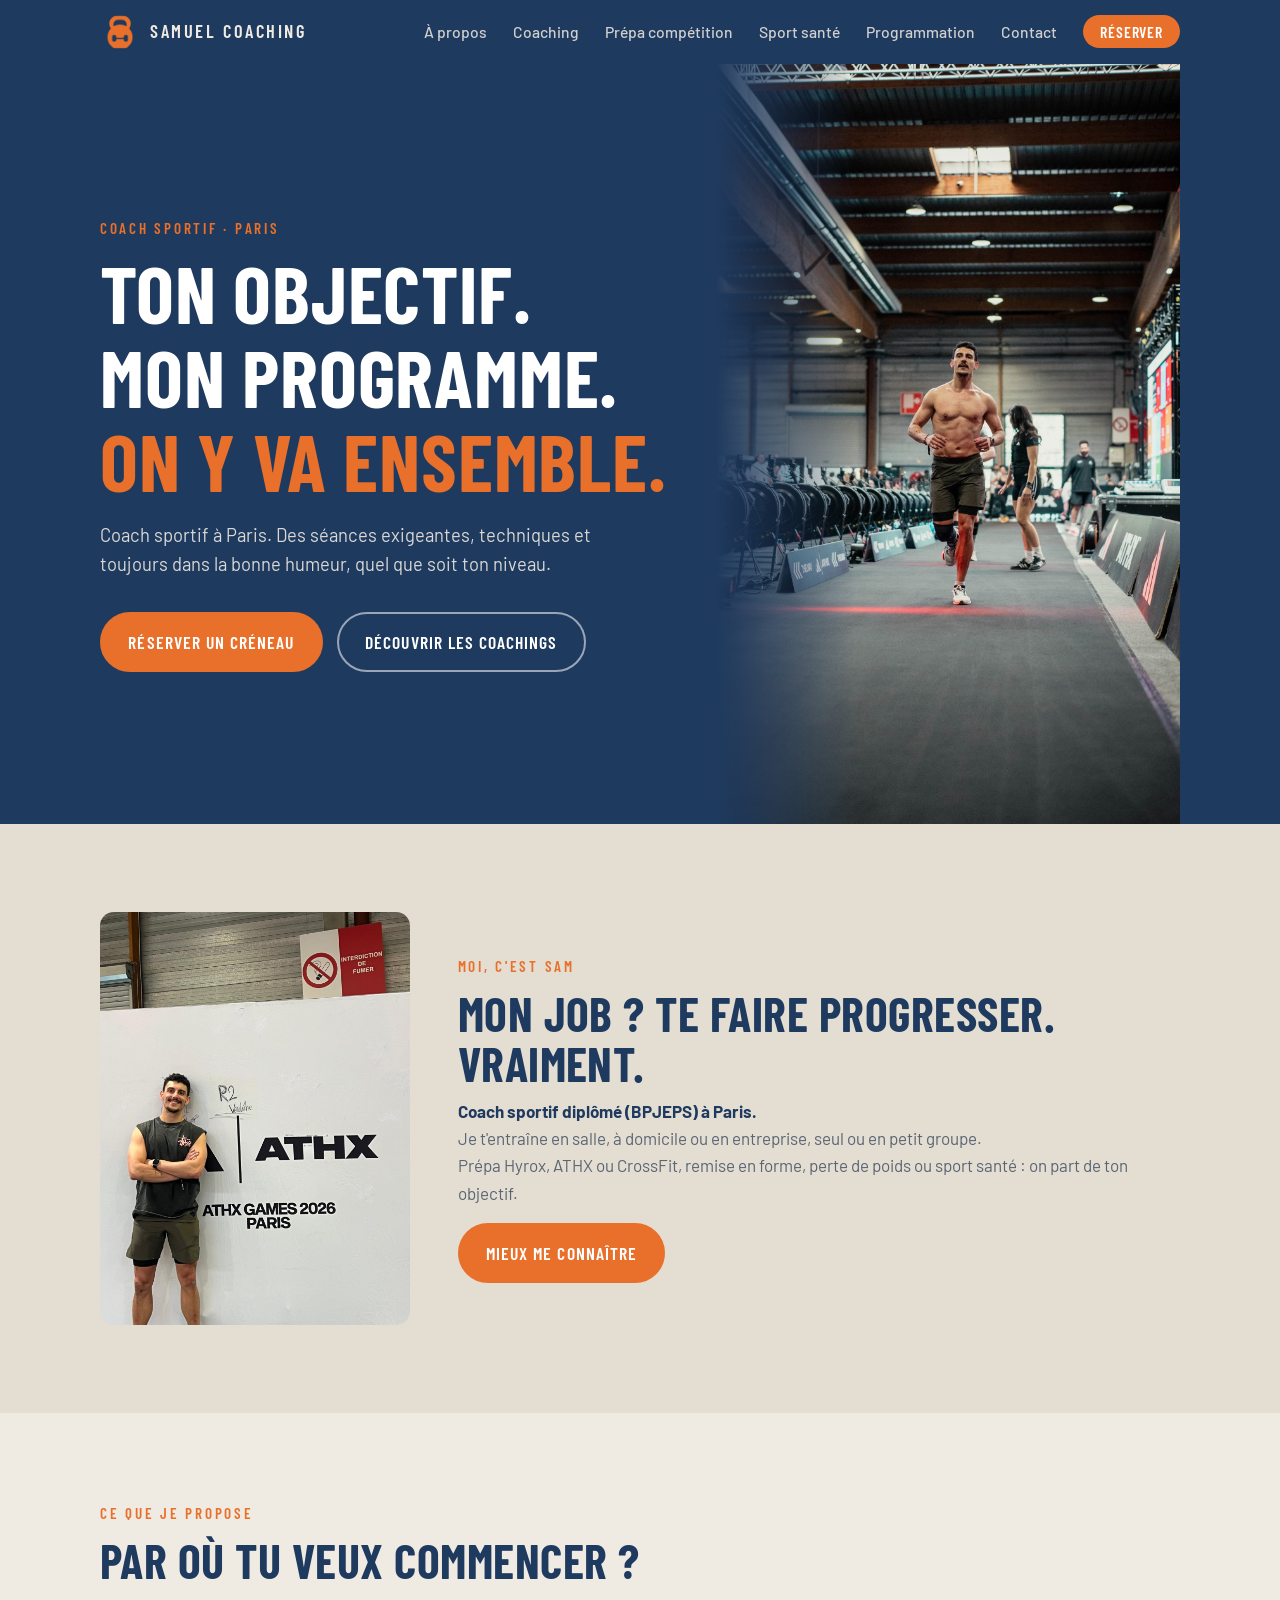
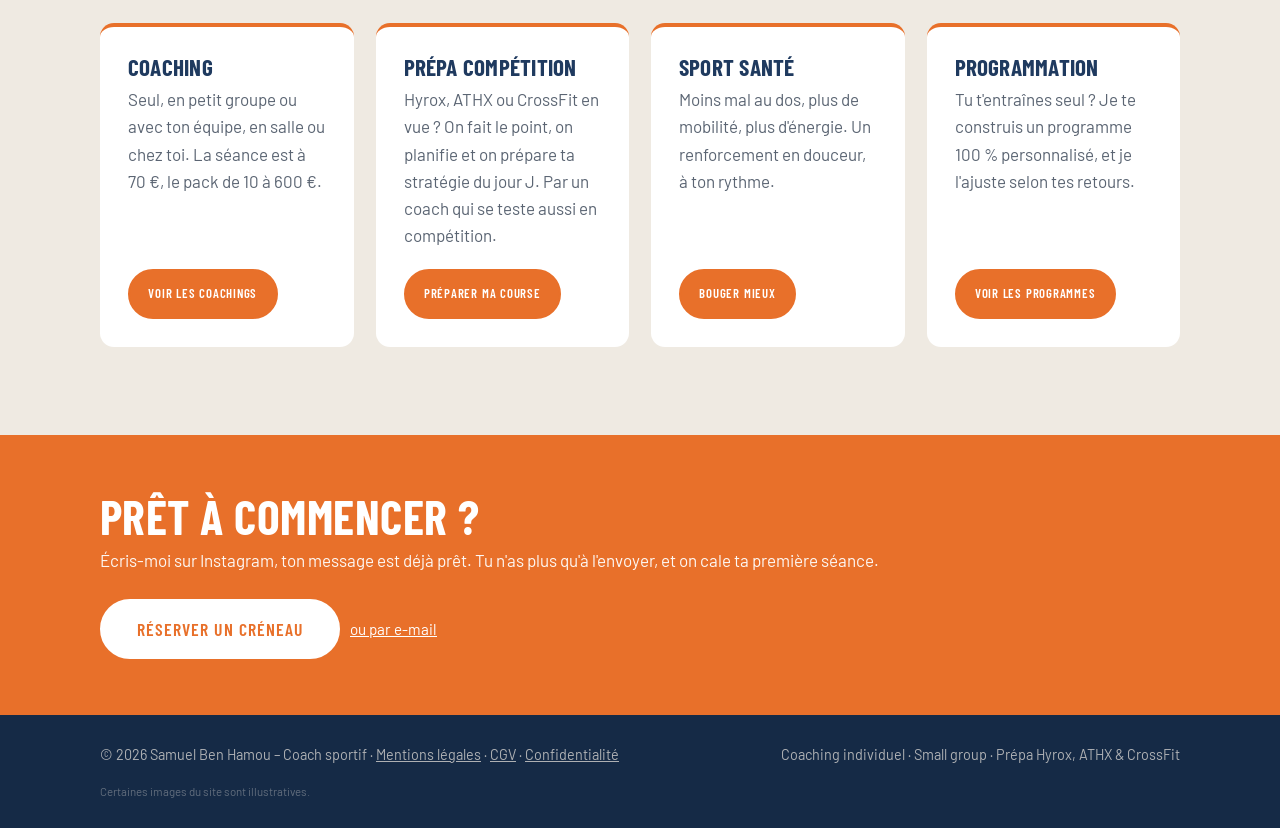
<file: index.html>
<!doctype html>
<html lang="fr">
<head>
<meta charset="utf-8">
<meta name="viewport" content="width=device-width, initial-scale=1">
<title>Samuel Coaching – Coach sportif à Paris</title>
<meta name="description" content="Samuel, coach sportif diplômé (BPJEPS) à Paris : coaching individuel en salle ou à domicile, small group, coaching entreprise, préparation Hyrox, ATHX et CrossFit, remise en forme et sport santé.">
<link rel="icon" type="image/png" sizes="32x32" href="img/favicon-32.png">
<link rel="icon" type="image/png" sizes="192x192" href="img/favicon-192.png">
<link rel="apple-touch-icon" href="img/favicon-192.png">
<meta property="og:title" content="Samuel Coaching – Coach sportif à Paris">
<meta property="og:description" content="Samuel, coach sportif diplômé (BPJEPS) à Paris : coaching individuel en salle ou à domicile, small group, coaching entreprise, préparation Hyrox, ATHX et CrossFit, remise en forme et sport santé.">
<meta property="og:image" content="img/hero.jpg">
<link rel="preconnect" href="https://fonts.googleapis.com">
<link rel="preconnect" href="https://fonts.gstatic.com" crossorigin>
<link href="https://fonts.googleapis.com/css2?family=Barlow:wght@400;500;600&family=Barlow+Condensed:wght@500;600;700&display=swap" rel="stylesheet">
<link rel="stylesheet" href="style.css">
</head>
<body>

<header>
  <div class="wrap">
    <a class="brand" href="index.html"><img src="img/favicon-192.png" alt="">SAMUEL COACHING</a>
    <button class="menu-btn" aria-label="Menu" onclick="document.querySelector('nav').classList.toggle('open')">☰</button>
    <nav>
      <ul>
        <li><a href="a-propos.html">À propos</a></li>
        <li><a href="coaching.html">Coaching</a></li>
        <li><a href="prepa-competition.html">Prépa compétition</a></li>
        <li><a href="sport-sante.html">Sport santé</a></li>
        <li><a href="programmation.html">Programmation</a></li>
        <li><a href="contact.html">Contact</a></li>
        <li class="nav-cta commande" data-sujet="Réservation d'une première séance" data-message="Salut Sam ! Je voudrais réserver un créneau pour une première séance de coaching. Quelles sont tes disponibilités ?"><a class="js-insta" href="https://ig.me/m/coach.saam" target="_blank" rel="noopener">Réserver</a><a class="js-mail" href="#" hidden></a></li>
      </ul>
    </nav>
  </div>
</header>

<main>
<section class="hero">
  <div class="wrap">
    <div class="hero-text">
      <span class="kicker">Coach sportif · Paris</span>
      <h1>Ton objectif.<br>Mon programme.<br><em>On y va ensemble.</em></h1>
      <p>Coach sportif à Paris. Des séances exigeantes, techniques et toujours dans la bonne humeur, quel que soit ton niveau.</p>
      <div class="ctas">
        <a class="btn" href="contact.html">Réserver un créneau</a>
        <a class="btn ghost" href="coaching.html">Découvrir les coachings</a>
      </div>
    </div>
    <div class="hero-photo"><img src="img/hero.jpg" alt="Samuel en course lors de l'ATHX Paris 2026"></div>
  </div>
</section>

<section class="about-court" style="background:var(--sable-2)">
  <div class="wrap">
    <img src="img/accueil-athx.jpg" alt="Samuel devant le mur de l'ATHX Paris 2026">
    <div>
      <span class="kicker">Moi, c'est Sam</span>
      <h2>Mon job&nbsp;? Te faire progresser. Vraiment.</h2>
      <p><strong style="color:var(--bleu)">Coach sportif diplômé (BPJEPS) à Paris.</strong><br>
      Je t'entraîne en salle, à domicile ou en entreprise, seul ou en petit groupe.<br>
      Prépa Hyrox, ATHX ou CrossFit, remise en forme, perte de poids ou sport santé&nbsp;: on part de ton objectif.</p>
      <a class="btn" href="a-propos.html">Mieux me connaître</a>
    </div>
  </div>
</section>

<section>
  <div class="wrap">
    <span class="kicker">Ce que je propose</span>
    <h2>Par où tu veux commencer&nbsp;?</h2>
    <div class="grid3 grid4 apercu">
      <div class="card"><h3>Coaching</h3><p>Seul, en petit groupe ou avec ton équipe, en salle ou chez toi. La séance est à 70&nbsp;€, le pack de 10 à 600&nbsp;€.</p><a class="btn" href="coaching.html">Voir les coachings</a></div>
      <div class="card"><h3>Prépa compétition</h3><p>Hyrox, ATHX ou CrossFit en vue&nbsp;? On fait le point, on planifie et on prépare ta stratégie du jour J. Par un coach qui se teste aussi en compétition.</p><a class="btn" href="prepa-competition.html">Préparer ma course</a></div>
      <div class="card"><h3>Sport santé</h3><p>Moins mal au dos, plus de mobilité, plus d'énergie. Un renforcement en douceur, à ton rythme.</p><a class="btn" href="sport-sante.html">Bouger mieux</a></div>
      <div class="card"><h3>Programmation</h3><p>Tu t'entraînes seul&nbsp;? Je te construis un programme 100&nbsp;% personnalisé, et je l'ajuste selon tes retours.</p><a class="btn" href="programmation.html">Voir les programmes</a></div>
    </div>
  </div>
</section>

<section class="cta-band">
  <div class="wrap">
    <div><h2>Prêt à commencer&nbsp;?</h2><p>Écris-moi sur Instagram, ton message est déjà prêt. Tu n'as plus qu'à l'envoyer, et on cale ta première séance.</p></div>
    <div class="commande reservation" data-sujet="Réservation d'une première séance" data-message="Salut Sam ! Je voudrais réserver un créneau pour une première séance de coaching. Quelles sont tes disponibilités ?" style="margin-top:0">
      <a class="btn js-insta" href="https://ig.me/m/coach.saam" target="_blank" rel="noopener">Réserver un créneau</a>
      <a class="lien-mail js-mail" href="#" style="color:#fff;align-self:center">ou par e-mail</a>
    </div>
  </div>
</section>
</main>

<footer>
  <div class="wrap">
    <span>© 2026 Samuel Ben Hamou – Coach sportif · <a href="mentions-legales.html#mentions">Mentions légales</a> · <a href="mentions-legales.html#cgv">CGV</a> · <a href="mentions-legales.html#confidentialite">Confidentialité</a></span>
    <span>Coaching individuel · Small group · Prépa Hyrox, ATHX &amp; CrossFit</span>
    <small class="mention-img">Certaines images du site sont illustratives.</small>
  </div>
</footer>
<div class="toast" id="toast" role="status">Message copié&nbsp;! Colle-le dans la conversation Instagram et envoie 👍</div>
<script src="site.js"></script>
</body>
</html>
</file>
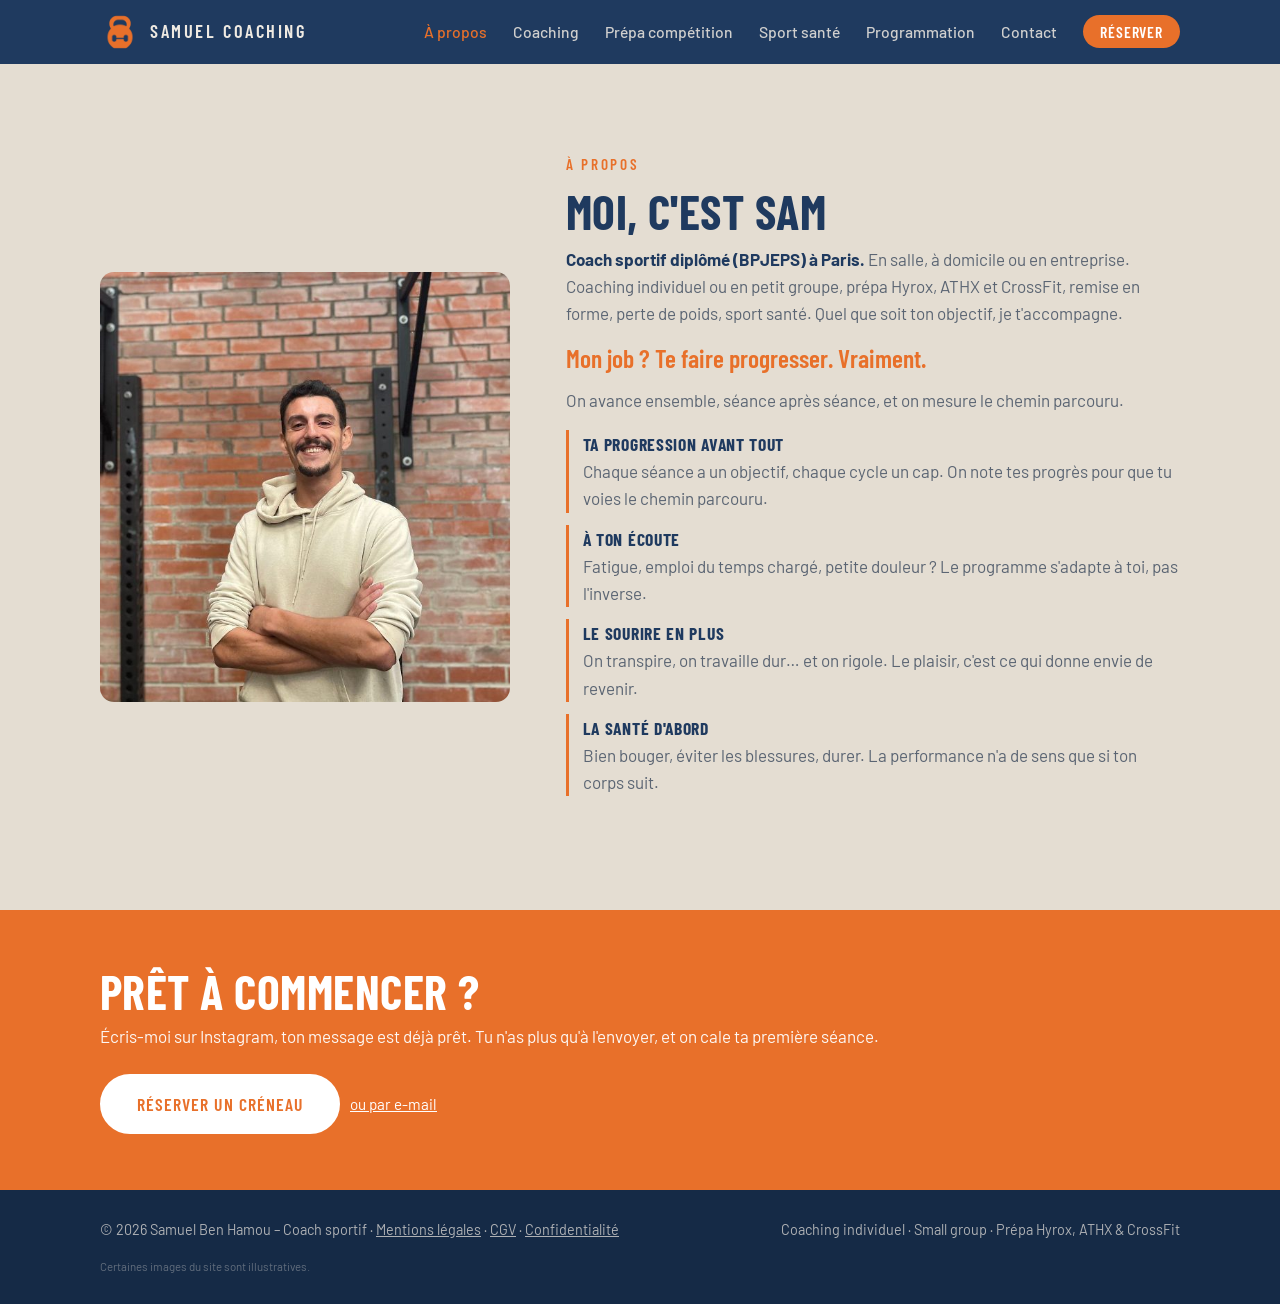
<file: a-propos.html>
<!doctype html>
<html lang="fr">
<head>
<meta charset="utf-8">
<meta name="viewport" content="width=device-width, initial-scale=1">
<title>À propos – Samuel Coaching, coach sportif à Paris</title>
<meta name="description" content="Qui est Sam ? Coach sportif diplômé (BPJEPS) à Paris : ses valeurs, sa méthode, sa façon de coacher avec exigence et bonne humeur.">
<link rel="icon" type="image/png" sizes="32x32" href="img/favicon-32.png">
<link rel="icon" type="image/png" sizes="192x192" href="img/favicon-192.png">
<link rel="apple-touch-icon" href="img/favicon-192.png">
<meta property="og:title" content="À propos – Samuel Coaching, coach sportif à Paris">
<meta property="og:description" content="Qui est Sam ? Coach sportif diplômé (BPJEPS) à Paris : ses valeurs, sa méthode, sa façon de coacher avec exigence et bonne humeur.">
<meta property="og:image" content="img/hero.jpg">
<link rel="preconnect" href="https://fonts.googleapis.com">
<link rel="preconnect" href="https://fonts.gstatic.com" crossorigin>
<link href="https://fonts.googleapis.com/css2?family=Barlow:wght@400;500;600&family=Barlow+Condensed:wght@500;600;700&display=swap" rel="stylesheet">
<link rel="stylesheet" href="style.css">
</head>
<body>

<header>
  <div class="wrap">
    <a class="brand" href="index.html"><img src="img/favicon-192.png" alt="">SAMUEL COACHING</a>
    <button class="menu-btn" aria-label="Menu" onclick="document.querySelector('nav').classList.toggle('open')">☰</button>
    <nav>
      <ul>
        <li><a href="a-propos.html" class="actif">À propos</a></li>
        <li><a href="coaching.html">Coaching</a></li>
        <li><a href="prepa-competition.html">Prépa compétition</a></li>
        <li><a href="sport-sante.html">Sport santé</a></li>
        <li><a href="programmation.html">Programmation</a></li>
        <li><a href="contact.html">Contact</a></li>
        <li class="nav-cta commande" data-sujet="Réservation d'une première séance" data-message="Salut Sam ! Je voudrais réserver un créneau pour une première séance de coaching. Quelles sont tes disponibilités ?"><a class="js-insta" href="https://ig.me/m/coach.saam" target="_blank" rel="noopener">Réserver</a><a class="js-mail" href="#" hidden></a></li>
      </ul>
    </nav>
  </div>
</header>

<main>
<section class="about" id="apropos" style="background:var(--sable-2)">
  <div class="wrap">
    <img src="img/portrait.jpg" alt="Portrait de Samuel Ben Hamou">
    <div>
      <span class="kicker">À propos</span>
      <h1 style="font-size:clamp(2rem,4.5vw,3rem);color:var(--bleu);margin-bottom:.6rem">Moi, c'est Sam</h1>
      <p><strong>Coach sportif diplômé (BPJEPS) à Paris.</strong> En salle, à domicile ou en entreprise.<br>Coaching individuel ou en petit groupe, prépa Hyrox, ATHX et CrossFit, remise en forme, perte de poids, sport santé. Quel que soit ton objectif, je t'accompagne.</p>
      <p class="accroche-about">Mon job&nbsp;? Te faire progresser. Vraiment.</p>
      <p>On avance ensemble, séance après séance, et on mesure le chemin parcouru.</p>
      <ul class="atouts">
        <li><strong>Ta progression avant tout</strong>Chaque séance a un objectif, chaque cycle un cap. On note tes progrès pour que tu voies le chemin parcouru.</li>
        <li><strong>À ton écoute</strong>Fatigue, emploi du temps chargé, petite douleur&nbsp;? Le programme s'adapte à toi, pas l'inverse.</li>
        <li><strong>Le sourire en plus</strong>On transpire, on travaille dur… et on rigole. Le plaisir, c'est ce qui donne envie de revenir.</li>
        <li><strong>La santé d'abord</strong>Bien bouger, éviter les blessures, durer. La performance n'a de sens que si ton corps suit.</li>
      </ul>
    </div>
  </div>
</section>

<section class="cta-band">
  <div class="wrap">
    <div><h2>Prêt à commencer&nbsp;?</h2><p>Écris-moi sur Instagram, ton message est déjà prêt. Tu n'as plus qu'à l'envoyer, et on cale ta première séance.</p></div>
    <div class="commande reservation" data-sujet="Réservation d'une première séance" data-message="Salut Sam ! Je voudrais réserver un créneau pour une première séance de coaching. Quelles sont tes disponibilités ?" style="margin-top:0">
      <a class="btn js-insta" href="https://ig.me/m/coach.saam" target="_blank" rel="noopener">Réserver un créneau</a>
      <a class="lien-mail js-mail" href="#" style="color:#fff;align-self:center">ou par e-mail</a>
    </div>
  </div>
</section>
</main>

<footer>
  <div class="wrap">
    <span>© 2026 Samuel Ben Hamou – Coach sportif · <a href="mentions-legales.html#mentions">Mentions légales</a> · <a href="mentions-legales.html#cgv">CGV</a> · <a href="mentions-legales.html#confidentialite">Confidentialité</a></span>
    <span>Coaching individuel · Small group · Prépa Hyrox, ATHX &amp; CrossFit</span>
    <small class="mention-img">Certaines images du site sont illustratives.</small>
  </div>
</footer>
<div class="toast" id="toast" role="status">Message copié&nbsp;! Colle-le dans la conversation Instagram et envoie 👍</div>
<script src="site.js"></script>
</body>
</html>
</file>
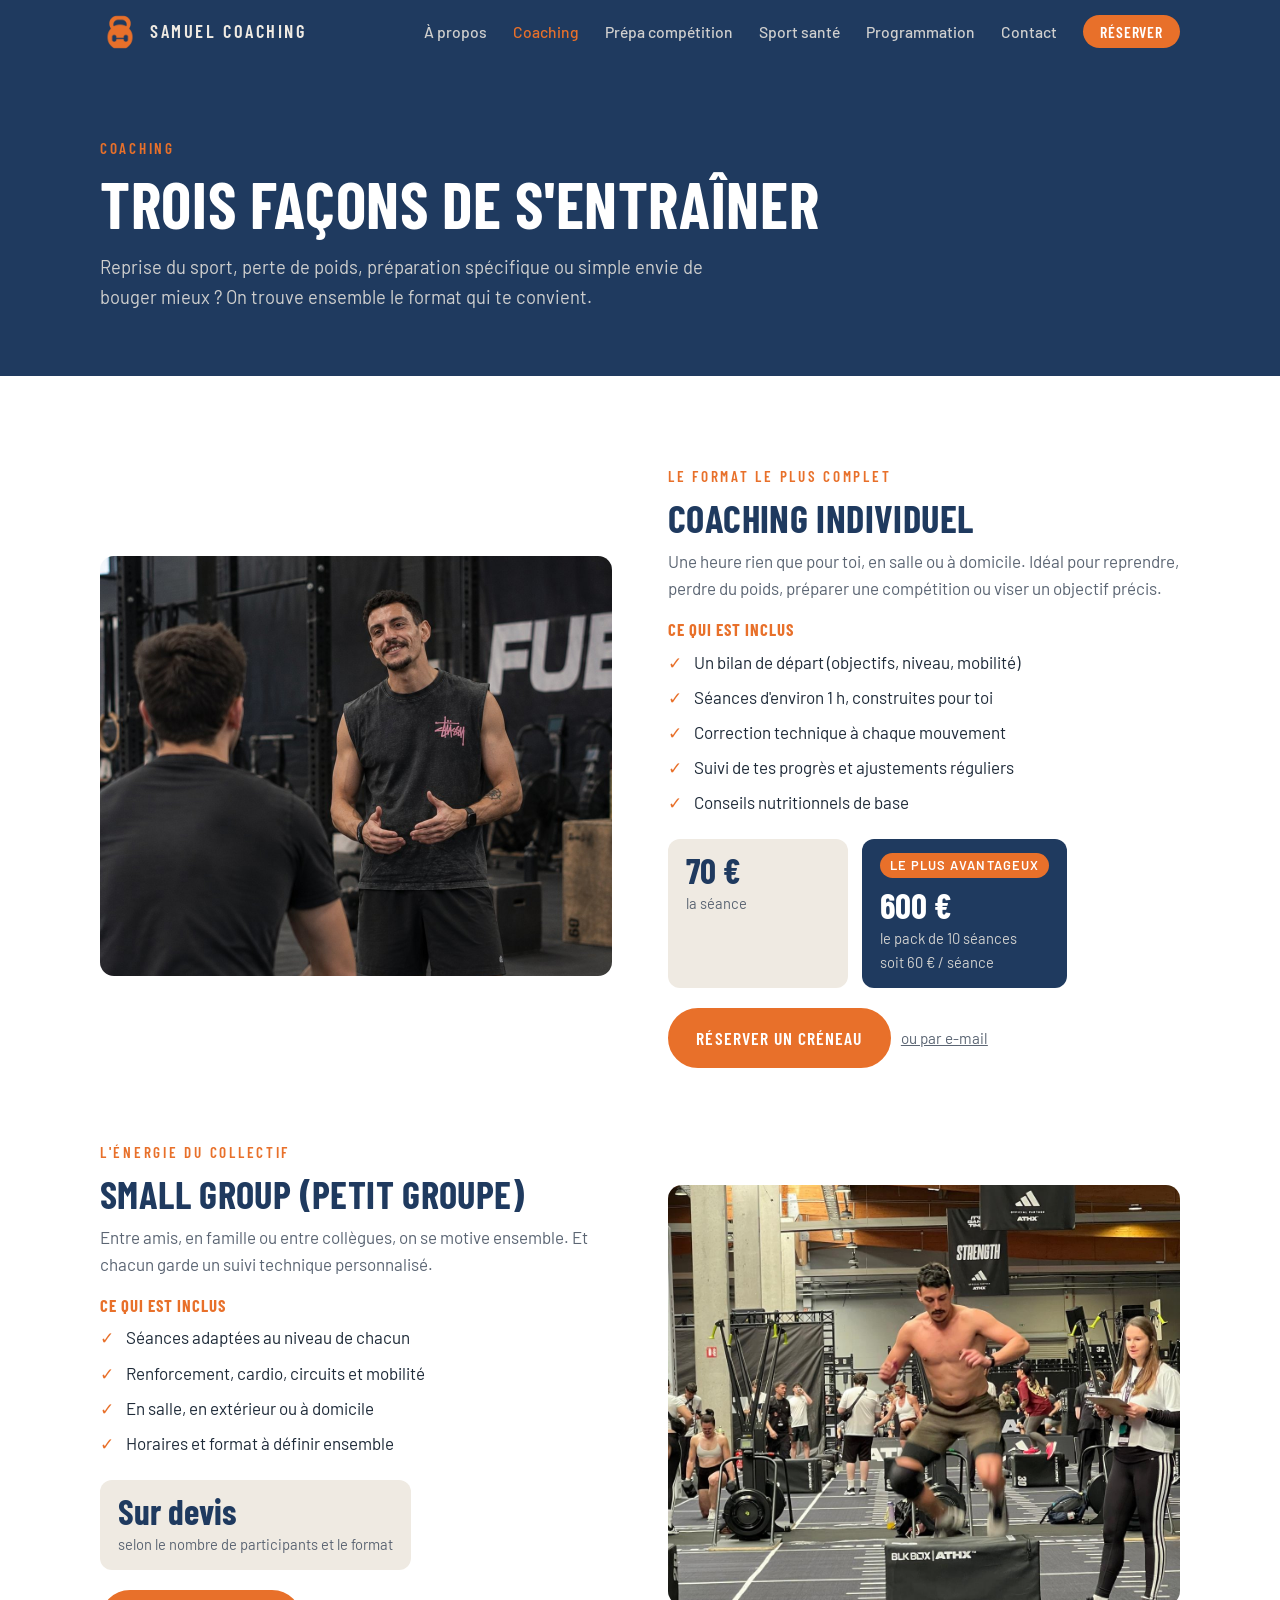
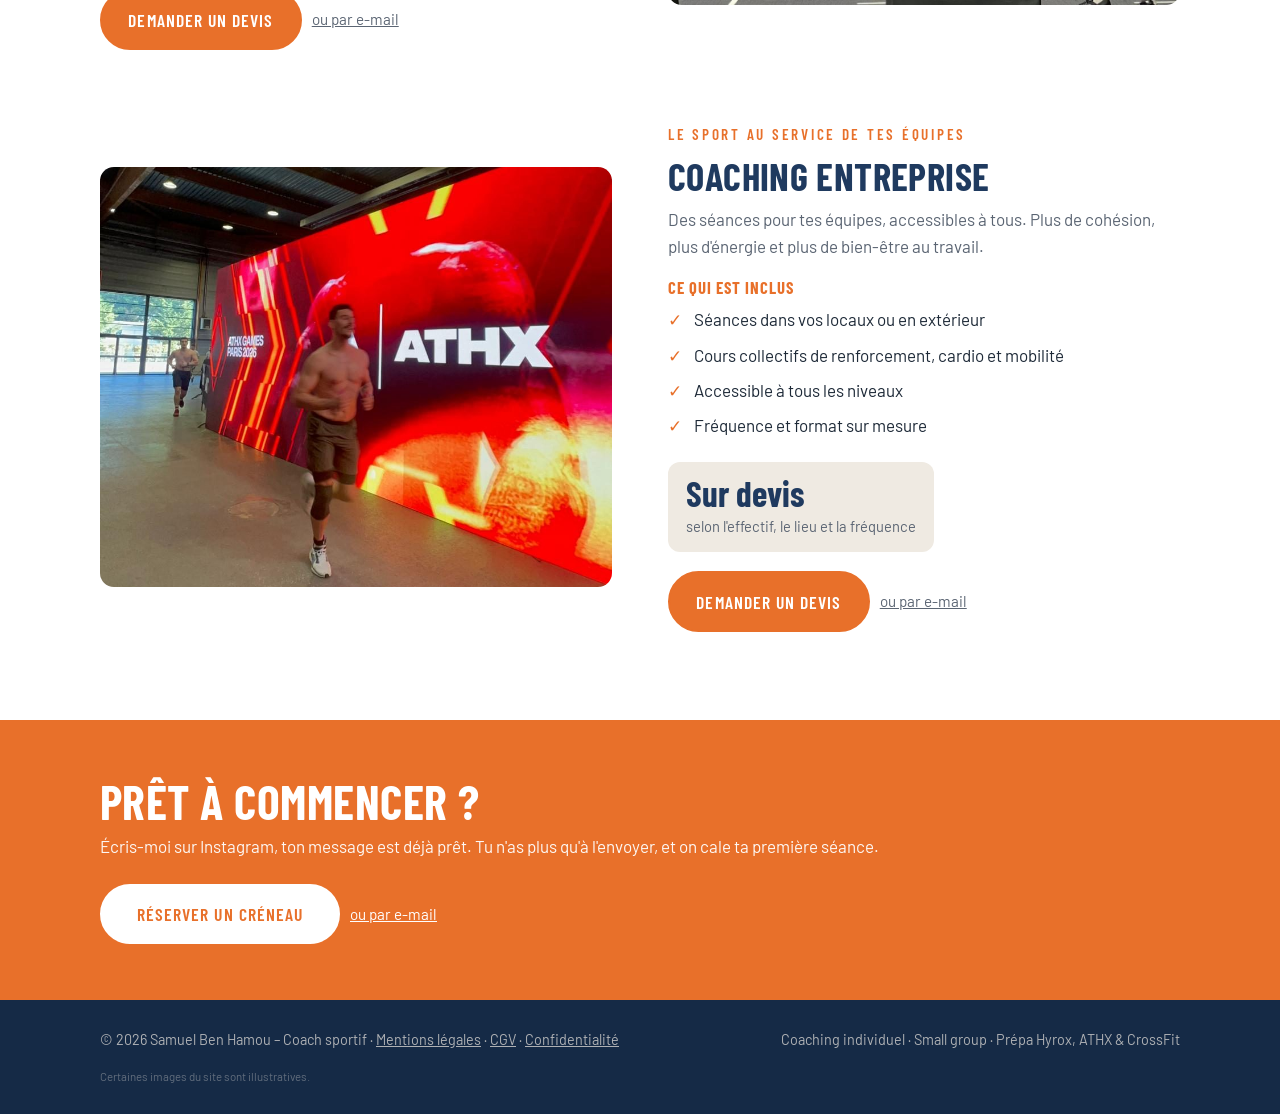
<file: coaching.html>
<!doctype html>
<html lang="fr">
<head>
<meta charset="utf-8">
<meta name="viewport" content="width=device-width, initial-scale=1">
<title>Coaching sportif à Paris&nbsp;: individuel, small group, entreprise – Samuel Coaching</title>
<meta name="description" content="Coaching sportif à Paris en salle ou à domicile : séance individuelle 70 €, pack 10 séances 600 €, small group training et coaching entreprise sur devis.">
<link rel="icon" type="image/png" sizes="32x32" href="img/favicon-32.png">
<link rel="icon" type="image/png" sizes="192x192" href="img/favicon-192.png">
<link rel="apple-touch-icon" href="img/favicon-192.png">
<meta property="og:title" content="Coaching sportif à Paris : individuel, small group, entreprise – Samuel Coaching">
<meta property="og:description" content="Coaching sportif à Paris en salle ou à domicile : séance individuelle 70 €, pack 10 séances 600 €, small group training et coaching entreprise sur devis.">
<meta property="og:image" content="img/hero.jpg">
<link rel="preconnect" href="https://fonts.googleapis.com">
<link rel="preconnect" href="https://fonts.gstatic.com" crossorigin>
<link href="https://fonts.googleapis.com/css2?family=Barlow:wght@400;500;600&family=Barlow+Condensed:wght@500;600;700&display=swap" rel="stylesheet">
<link rel="stylesheet" href="style.css">
</head>
<body>

<header>
  <div class="wrap">
    <a class="brand" href="index.html"><img src="img/favicon-192.png" alt="">SAMUEL COACHING</a>
    <button class="menu-btn" aria-label="Menu" onclick="document.querySelector('nav').classList.toggle('open')">☰</button>
    <nav>
      <ul>
        <li><a href="a-propos.html">À propos</a></li>
        <li><a href="coaching.html" class="actif">Coaching</a></li>
        <li><a href="prepa-competition.html">Prépa compétition</a></li>
        <li><a href="sport-sante.html">Sport santé</a></li>
        <li><a href="programmation.html">Programmation</a></li>
        <li><a href="contact.html">Contact</a></li>
        <li class="nav-cta commande" data-sujet="Réservation d'une première séance" data-message="Salut Sam ! Je voudrais réserver un créneau pour une première séance de coaching. Quelles sont tes disponibilités ?"><a class="js-insta" href="https://ig.me/m/coach.saam" target="_blank" rel="noopener">Réserver</a><a class="js-mail" href="#" hidden></a></li>
      </ul>
    </nav>
  </div>
</header>

<main>
<section class="page-hero">
  <div class="wrap">
    <span class="kicker">Coaching</span>
    <h1>Trois façons de s'entraîner</h1>
    <p class="lead">Reprise du sport, perte de poids, préparation spécifique ou simple envie de bouger mieux&nbsp;? On trouve ensemble le format qui te convient.</p>
  </div>
</section>

<section class="coaching formats">
  <div class="wrap">
    <article class="format">
      <figure class="fig-format"><img src="img/coaching-individuel.jpg" alt="Samuel en séance" style="object-position:50% 35%"></figure>
      <div>
        <span class="kicker">Le format le plus complet</span>
        <h2>Coaching individuel</h2>
        <p>Une heure rien que pour toi, en salle ou à domicile. Idéal pour reprendre, perdre du poids, préparer une compétition ou viser un objectif précis.</p>
        <h3 class="inclus-titre">Ce qui est inclus</h3>
        <ul class="inclus"><li>Un bilan de départ (objectifs, niveau, mobilité)</li><li>Séances d'environ 1 h, construites pour toi</li><li>Correction technique à chaque mouvement</li><li>Suivi de tes progrès et ajustements réguliers</li><li>Conseils nutritionnels de base</li></ul>
        <div class="prix-format">
          <div class="pf"><span class="pf-montant">70&nbsp;€</span><span class="pf-unite">la séance</span></div>
          <div class="pf mis-en-avant"><span class="badge">Le plus avantageux</span><span class="pf-montant">600&nbsp;€</span><span class="pf-unite">le pack de 10 séances<br>soit 60&nbsp;€ / séance</span></div>
        </div>
        <div class="commande reservation" data-sujet="Réservation coaching individuel" data-message="Salut Sam ! Je voudrais réserver un créneau pour un coaching individuel. Quelles sont tes disponibilités ?" style="margin-top:1.2rem">
          <a class="btn js-insta" href="https://ig.me/m/coach.saam" target="_blank" rel="noopener">Réserver un créneau</a>
          <a class="lien-mail js-mail" href="#" style="align-self:center">ou par e-mail</a>
        </div>
      </div>
    </article>
    <article class="format inverse">
      <figure class="fig-format"><img src="img/smallgroup.jpg" alt="Séance step-up sur box" style="object-position:50% 40%"></figure>
      <div>
        <span class="kicker">L'énergie du collectif</span>
        <h2>Small group (petit groupe)</h2>
        <p>Entre amis, en famille ou entre collègues, on se motive ensemble. Et chacun garde un suivi technique personnalisé.</p>
        <h3 class="inclus-titre">Ce qui est inclus</h3>
        <ul class="inclus"><li>Séances adaptées au niveau de chacun</li><li>Renforcement, cardio, circuits et mobilité</li><li>En salle, en extérieur ou à domicile</li><li>Horaires et format à définir ensemble</li></ul>
        <div class="prix-format"><div class="pf"><span class="pf-montant">Sur devis</span><span class="pf-unite">selon le nombre de participants et le format</span></div></div>
        <div class="commande reservation" data-sujet="Devis small group training" data-message="Salut Sam ! Je voudrais un devis pour un small group training. On est … personnes. On peut en parler ?" style="margin-top:1.2rem">
          <a class="btn js-insta" href="https://ig.me/m/coach.saam" target="_blank" rel="noopener">Demander un devis</a>
          <a class="lien-mail js-mail" href="#" style="align-self:center">ou par e-mail</a>
        </div>
      </div>
    </article>
    <article class="format">
      <figure class="fig-format"><img src="img/run.jpg" alt="Course en salle" style="object-position:50% 65%"></figure>
      <div>
        <span class="kicker">Le sport au service de tes équipes</span>
        <h2>Coaching entreprise</h2>
        <p>Des séances pour tes équipes, accessibles à tous. Plus de cohésion, plus d'énergie et plus de bien-être au travail.</p>
        <h3 class="inclus-titre">Ce qui est inclus</h3>
        <ul class="inclus"><li>Séances dans vos locaux ou en extérieur</li><li>Cours collectifs de renforcement, cardio et mobilité</li><li>Accessible à tous les niveaux</li><li>Fréquence et format sur mesure</li></ul>
        <div class="prix-format"><div class="pf"><span class="pf-montant">Sur devis</span><span class="pf-unite">selon l'effectif, le lieu et la fréquence</span></div></div>
        <div class="commande reservation" data-sujet="Devis coaching entreprise" data-message="Salut Sam ! Je voudrais un devis pour du coaching sportif en entreprise. On peut en parler ?" style="margin-top:1.2rem">
          <a class="btn js-insta" href="https://ig.me/m/coach.saam" target="_blank" rel="noopener">Demander un devis</a>
          <a class="lien-mail js-mail" href="#" style="align-self:center">ou par e-mail</a>
        </div>
      </div>
    </article>
  </div>
</section>

<section class="cta-band">
  <div class="wrap">
    <div><h2>Prêt à commencer&nbsp;?</h2><p>Écris-moi sur Instagram, ton message est déjà prêt. Tu n'as plus qu'à l'envoyer, et on cale ta première séance.</p></div>
    <div class="commande reservation" data-sujet="Réservation d'une première séance" data-message="Salut Sam ! Je voudrais réserver un créneau pour une première séance de coaching. Quelles sont tes disponibilités ?" style="margin-top:0">
      <a class="btn js-insta" href="https://ig.me/m/coach.saam" target="_blank" rel="noopener">Réserver un créneau</a>
      <a class="lien-mail js-mail" href="#" style="color:#fff;align-self:center">ou par e-mail</a>
    </div>
  </div>
</section>
</main>

<footer>
  <div class="wrap">
    <span>© 2026 Samuel Ben Hamou – Coach sportif · <a href="mentions-legales.html#mentions">Mentions légales</a> · <a href="mentions-legales.html#cgv">CGV</a> · <a href="mentions-legales.html#confidentialite">Confidentialité</a></span>
    <span>Coaching individuel · Small group · Prépa Hyrox, ATHX &amp; CrossFit</span>
    <small class="mention-img">Certaines images du site sont illustratives.</small>
  </div>
</footer>
<div class="toast" id="toast" role="status">Message copié&nbsp;! Colle-le dans la conversation Instagram et envoie 👍</div>
<script src="site.js"></script>
</body>
</html>
</file>
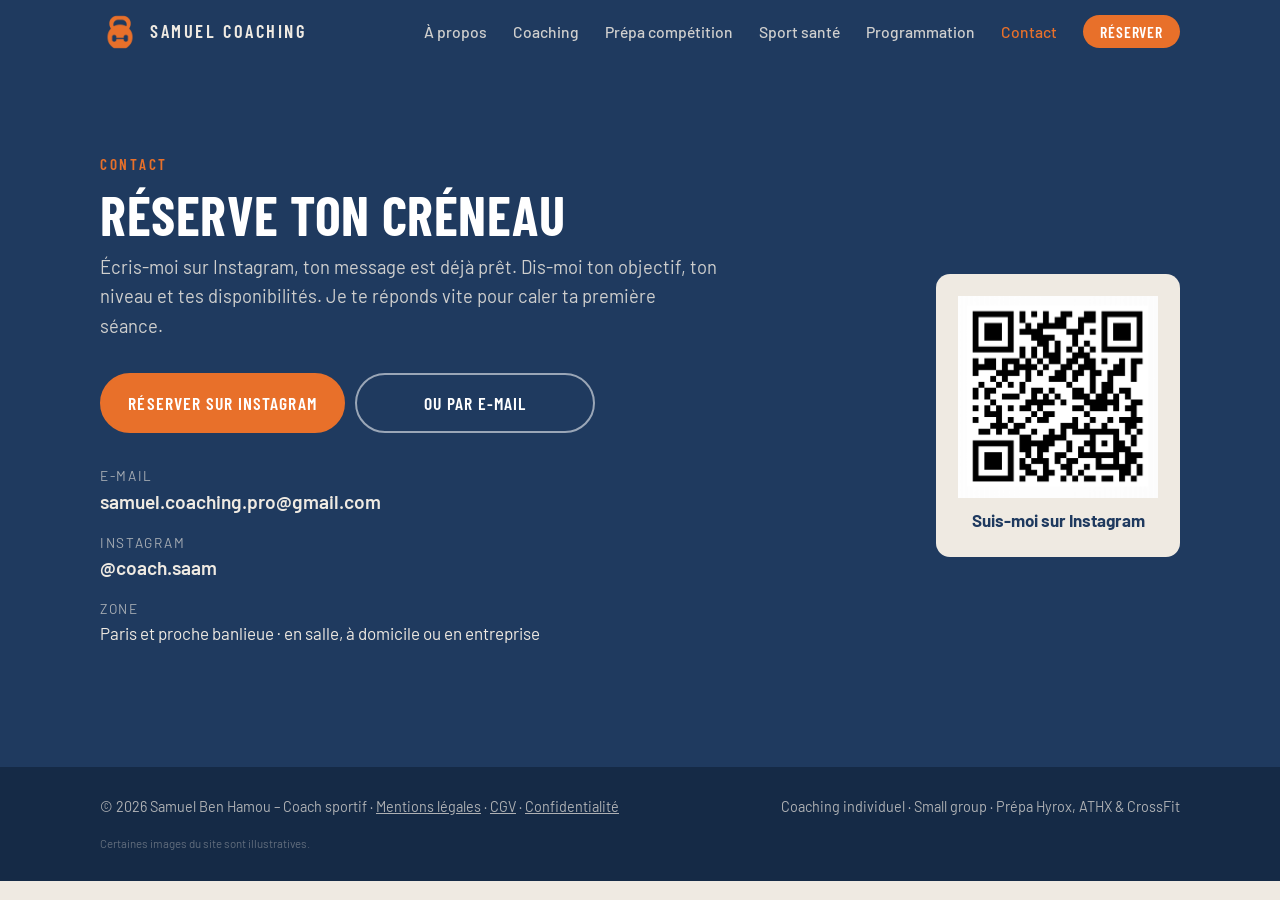
<file: contact.html>
<!doctype html>
<html lang="fr">
<head>
<meta charset="utf-8">
<meta name="viewport" content="width=device-width, initial-scale=1">
<title>Contact et réservation – Samuel Coaching, coach sportif à Paris</title>
<meta name="description" content="Réserve ton créneau avec Samuel, coach sportif à Paris : message pré-rempli sur Instagram ou par e-mail.">
<link rel="icon" type="image/png" sizes="32x32" href="img/favicon-32.png">
<link rel="icon" type="image/png" sizes="192x192" href="img/favicon-192.png">
<link rel="apple-touch-icon" href="img/favicon-192.png">
<meta property="og:title" content="Contact et réservation – Samuel Coaching, coach sportif à Paris">
<meta property="og:description" content="Réserve ton créneau avec Samuel, coach sportif à Paris : message pré-rempli sur Instagram ou par e-mail.">
<meta property="og:image" content="img/hero.jpg">
<link rel="preconnect" href="https://fonts.googleapis.com">
<link rel="preconnect" href="https://fonts.gstatic.com" crossorigin>
<link href="https://fonts.googleapis.com/css2?family=Barlow:wght@400;500;600&family=Barlow+Condensed:wght@500;600;700&display=swap" rel="stylesheet">
<link rel="stylesheet" href="style.css">
</head>
<body>

<header>
  <div class="wrap">
    <a class="brand" href="index.html"><img src="img/favicon-192.png" alt="">SAMUEL COACHING</a>
    <button class="menu-btn" aria-label="Menu" onclick="document.querySelector('nav').classList.toggle('open')">☰</button>
    <nav>
      <ul>
        <li><a href="a-propos.html">À propos</a></li>
        <li><a href="coaching.html">Coaching</a></li>
        <li><a href="prepa-competition.html">Prépa compétition</a></li>
        <li><a href="sport-sante.html">Sport santé</a></li>
        <li><a href="programmation.html">Programmation</a></li>
        <li><a href="contact.html" class="actif">Contact</a></li>
        <li class="nav-cta commande" data-sujet="Réservation d'une première séance" data-message="Salut Sam ! Je voudrais réserver un créneau pour une première séance de coaching. Quelles sont tes disponibilités ?"><a class="js-insta" href="https://ig.me/m/coach.saam" target="_blank" rel="noopener">Réserver</a><a class="js-mail" href="#" hidden></a></li>
      </ul>
    </nav>
  </div>
</header>

<main>
<section class="contact">
  <div class="wrap">
    <div>
      <span class="kicker">Contact</span>
      <h1 style="font-size:clamp(2.2rem,5vw,3.4rem);color:var(--blanc);margin-bottom:.6rem">Réserve ton créneau</h1>
      <p class="lead">Écris-moi sur Instagram, ton message est déjà prêt. Dis-moi ton objectif, ton niveau et tes disponibilités. Je te réponds vite pour caler ta première séance.</p>
      <div class="commande reservation" data-sujet="Réservation d'une première séance" data-message="Salut Sam ! Je voudrais réserver un créneau pour une première séance de coaching. Quelles sont tes disponibilités ?" style="margin:0 0 2rem">
        <a class="btn js-insta" href="https://ig.me/m/coach.saam" target="_blank" rel="noopener">Réserver sur Instagram</a>
        <a class="btn ghost js-mail" href="#">Ou par e-mail</a>
      </div>
      <ul class="contact-list">
        <li><span>E-mail</span><a href="mailto:samuel.coaching.pro@gmail.com?subject=Coaching%20-%20demande%20d'informations">samuel.coaching.pro@gmail.com</a></li>
        <li><span>Instagram</span><a href="https://www.instagram.com/coach.saam/" target="_blank" rel="noopener">@coach.saam</a></li>
        <li><span>Zone</span>Paris et proche banlieue · en salle, à domicile ou en entreprise</li>
      </ul>
    </div>
    <div class="qr"><img src="img/qr-instagram.png" alt="QR code Instagram @coach.saam"><strong>Suis-moi sur Instagram</strong></div>
  </div>
</section>

</main>

<footer>
  <div class="wrap">
    <span>© 2026 Samuel Ben Hamou – Coach sportif · <a href="mentions-legales.html#mentions">Mentions légales</a> · <a href="mentions-legales.html#cgv">CGV</a> · <a href="mentions-legales.html#confidentialite">Confidentialité</a></span>
    <span>Coaching individuel · Small group · Prépa Hyrox, ATHX &amp; CrossFit</span>
    <small class="mention-img">Certaines images du site sont illustratives.</small>
  </div>
</footer>
<div class="toast" id="toast" role="status">Message copié&nbsp;! Colle-le dans la conversation Instagram et envoie 👍</div>
<script src="site.js"></script>
</body>
</html>
</file>
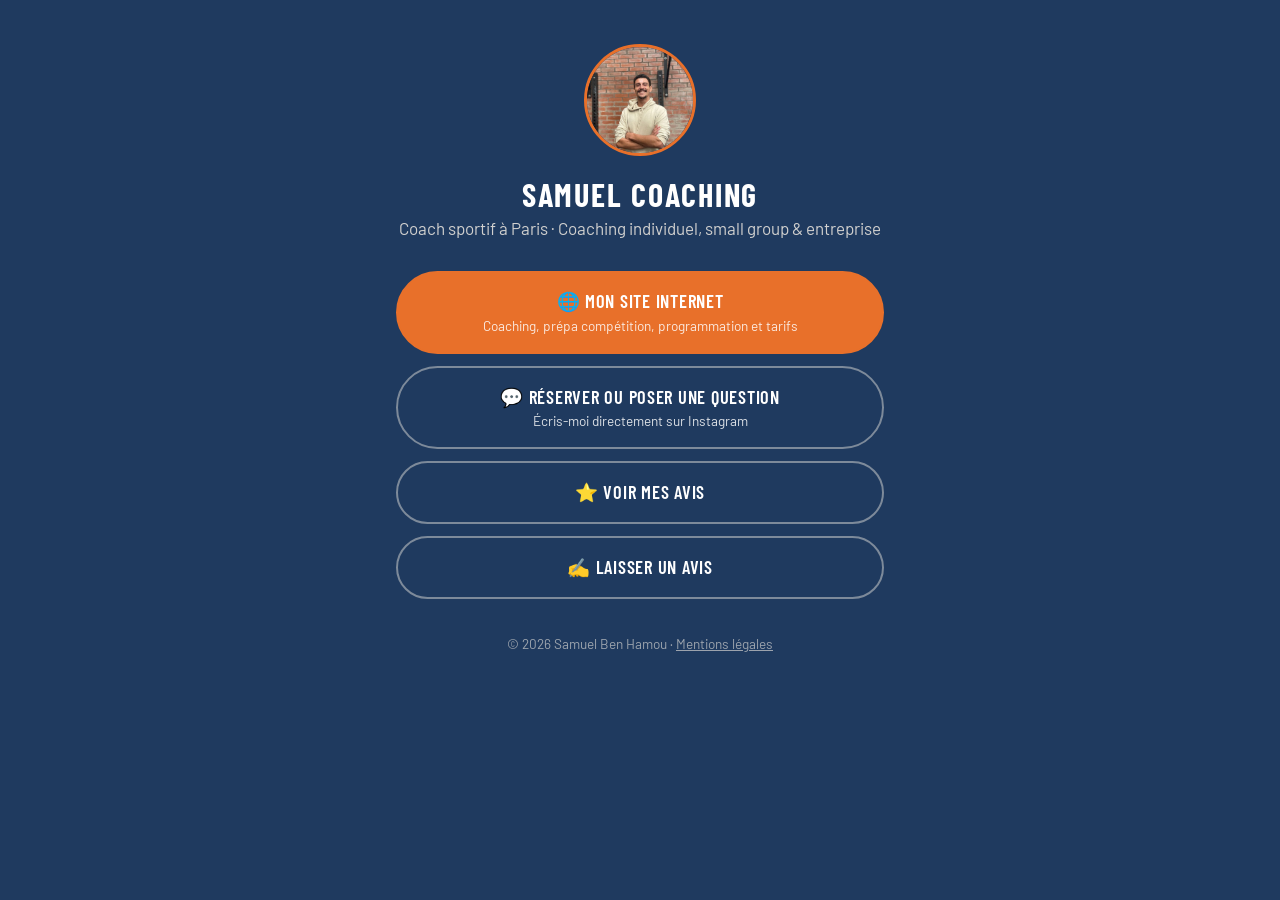
<file: liens.html>
<!doctype html>
<html lang="fr">
<head>
<meta charset="utf-8">
<meta name="viewport" content="width=device-width, initial-scale=1">
<title>Samuel Coaching – Liens</title>
<meta name="description" content="Samuel Ben Hamou, coach sportif à Paris : réserver une séance, programmes en ligne, avis et contact.">
<link rel="icon" type="image/png" sizes="32x32" href="img/favicon-32.png">
<link rel="apple-touch-icon" href="img/favicon-192.png">
<meta property="og:title" content="Samuel Coaching – Coach sportif à Paris">
<meta property="og:image" content="img/portrait.jpg">
<link rel="preconnect" href="https://fonts.googleapis.com">
<link rel="preconnect" href="https://fonts.gstatic.com" crossorigin>
<link href="https://fonts.googleapis.com/css2?family=Barlow:wght@400;500;600&family=Barlow+Condensed:wght@500;600;700&display=swap" rel="stylesheet">
<style>
:root{
  --bleu:#1F3A5F; --bleu-fonce:#152A46; --orange:#E8702A; --orange-fonce:#C95A1A;
  --sable:#EFEAE2; --blanc:#FFFFFF;
}
*{box-sizing:border-box;margin:0;padding:0}
body{font-family:"Barlow",system-ui,sans-serif;font-size:17px;line-height:1.5;color:var(--sable);background:var(--bleu);min-height:100vh}
main{max-width:520px;margin:0 auto;padding:44px 16px 32px;text-align:center}
.portrait{width:112px;height:112px;border-radius:50%;object-fit:cover;object-position:50% 25%;border:3px solid var(--orange);margin:0 auto 14px}
h1{font-family:"Barlow Condensed",sans-serif;font-weight:700;font-size:2rem;letter-spacing:.06em;text-transform:uppercase;color:var(--blanc);line-height:1.1}
.sous-titre{opacity:.85;margin:.3rem 0 1.8rem}
.liens{display:grid;gap:12px}
.liens a{display:block;text-decoration:none;font-family:"Barlow Condensed",sans-serif;font-weight:600;font-size:1.15rem;letter-spacing:.04em;text-transform:uppercase;padding:.85em 1em;border-radius:999px;border:2px solid rgba(239,234,226,.45);color:var(--blanc);transition:background .2s,border-color .2s}
.liens a:hover{border-color:var(--blanc);background:rgba(255,255,255,.08)}
.liens a.principal{background:var(--orange);border-color:var(--orange)}
.liens a.principal:hover{background:var(--orange-fonce);border-color:var(--orange-fonce)}
.liens a small{display:block;font-family:"Barlow",sans-serif;font-weight:400;font-size:.85rem;letter-spacing:0;text-transform:none;opacity:.85}
.groupe{font-family:"Barlow Condensed",sans-serif;font-weight:600;letter-spacing:.18em;text-transform:uppercase;color:var(--orange);font-size:.9rem;margin:1.2rem 0 .1rem}
footer{margin-top:2.2rem;font-size:.85rem;opacity:.6}
footer a{color:inherit}
</style>
</head>
<body>
<main>
  <img class="portrait" src="img/portrait.jpg" alt="Portrait de Samuel Ben Hamou">
  <h1>Samuel Coaching</h1>
  <p class="sous-titre">Coach sportif à Paris · Coaching individuel, small group &amp; entreprise</p>

  <div class="liens">
    <a class="principal" href="index.html">🌐 Mon site internet<small>Coaching, prépa compétition, programmation et tarifs</small></a>
    <a href="https://ig.me/m/coach.saam" target="_blank" rel="noopener">💬 Réserver ou poser une question<small>Écris-moi directement sur Instagram</small></a>
    <a href="https://g.page/r/Cac7x0IkFxX8EBM" target="_blank" rel="noopener">⭐ Voir mes avis</a>
    <a href="https://g.page/r/Cac7x0IkFxX8EBM/review" target="_blank" rel="noopener">✍️ Laisser un avis</a>
  </div>

  <footer>© 2026 Samuel Ben Hamou · <a href="mentions-legales.html">Mentions légales</a></footer>
</main>
</body>
</html>
</file>
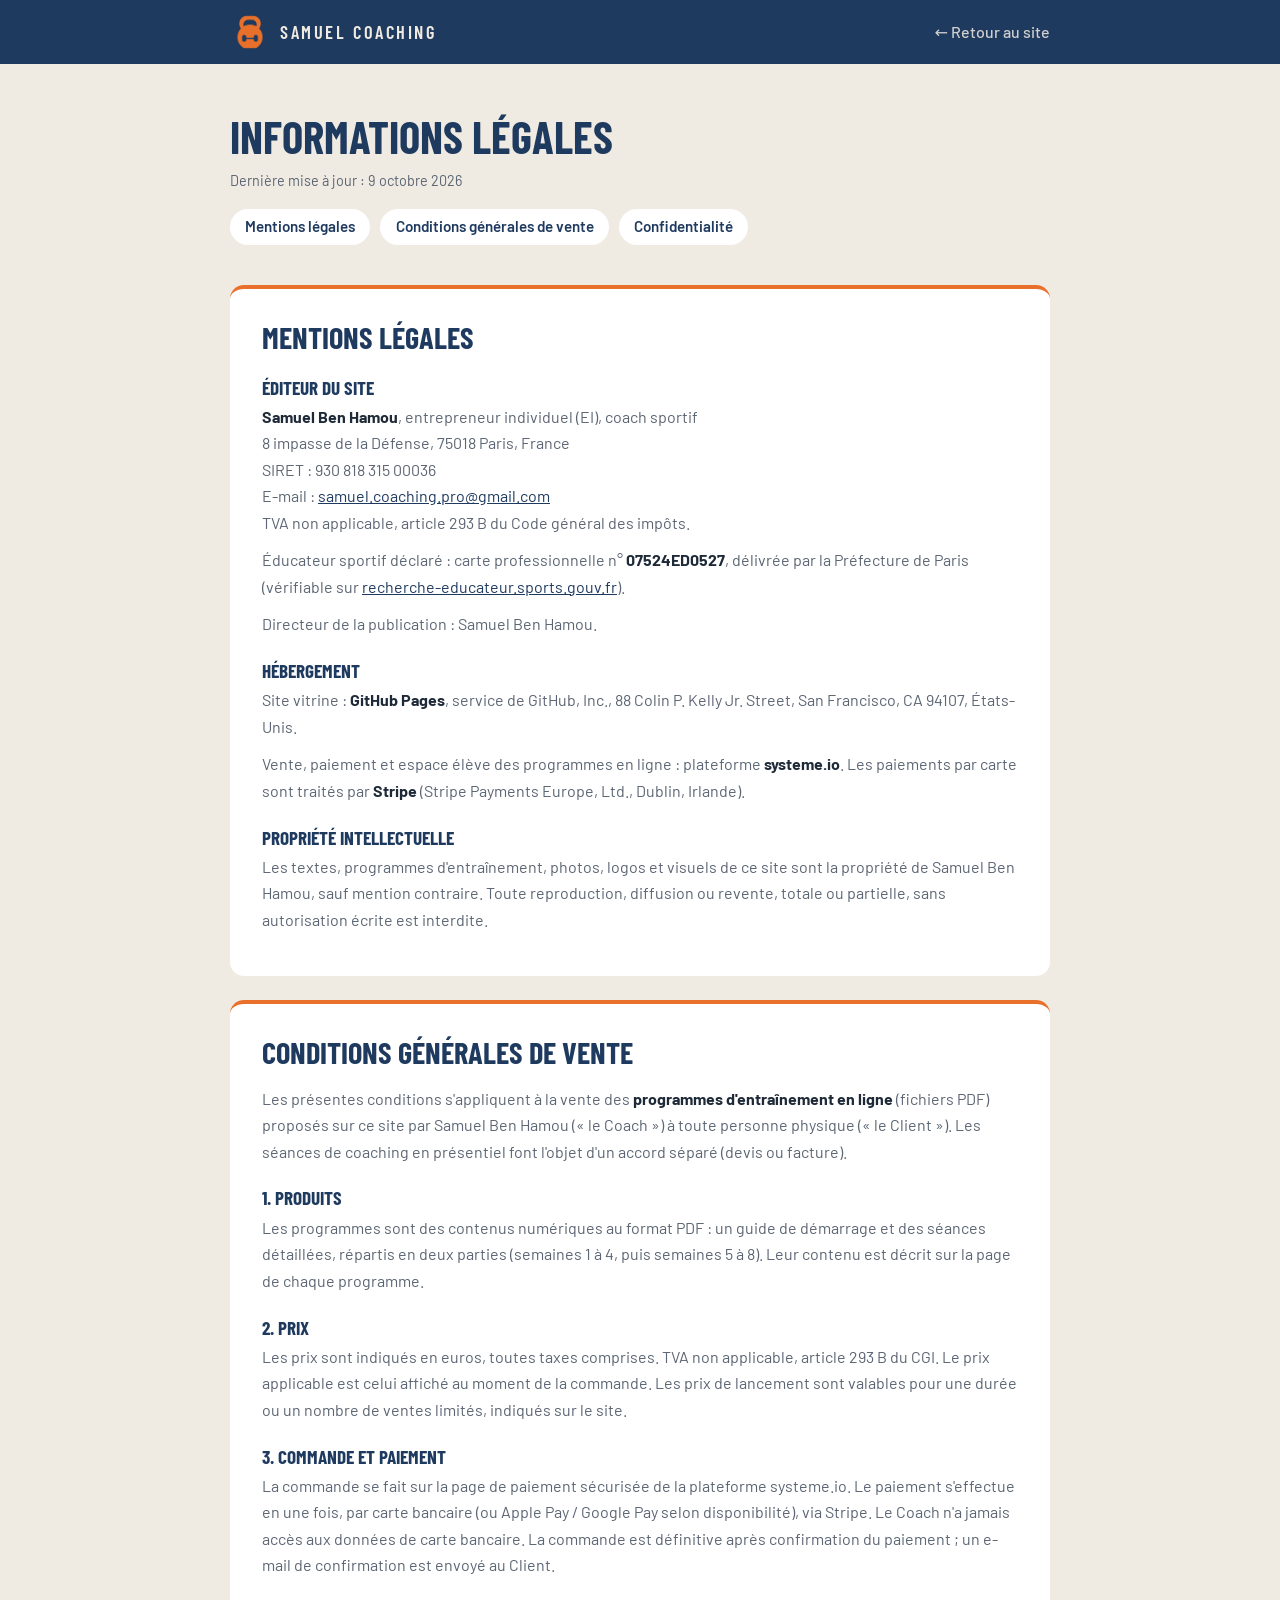
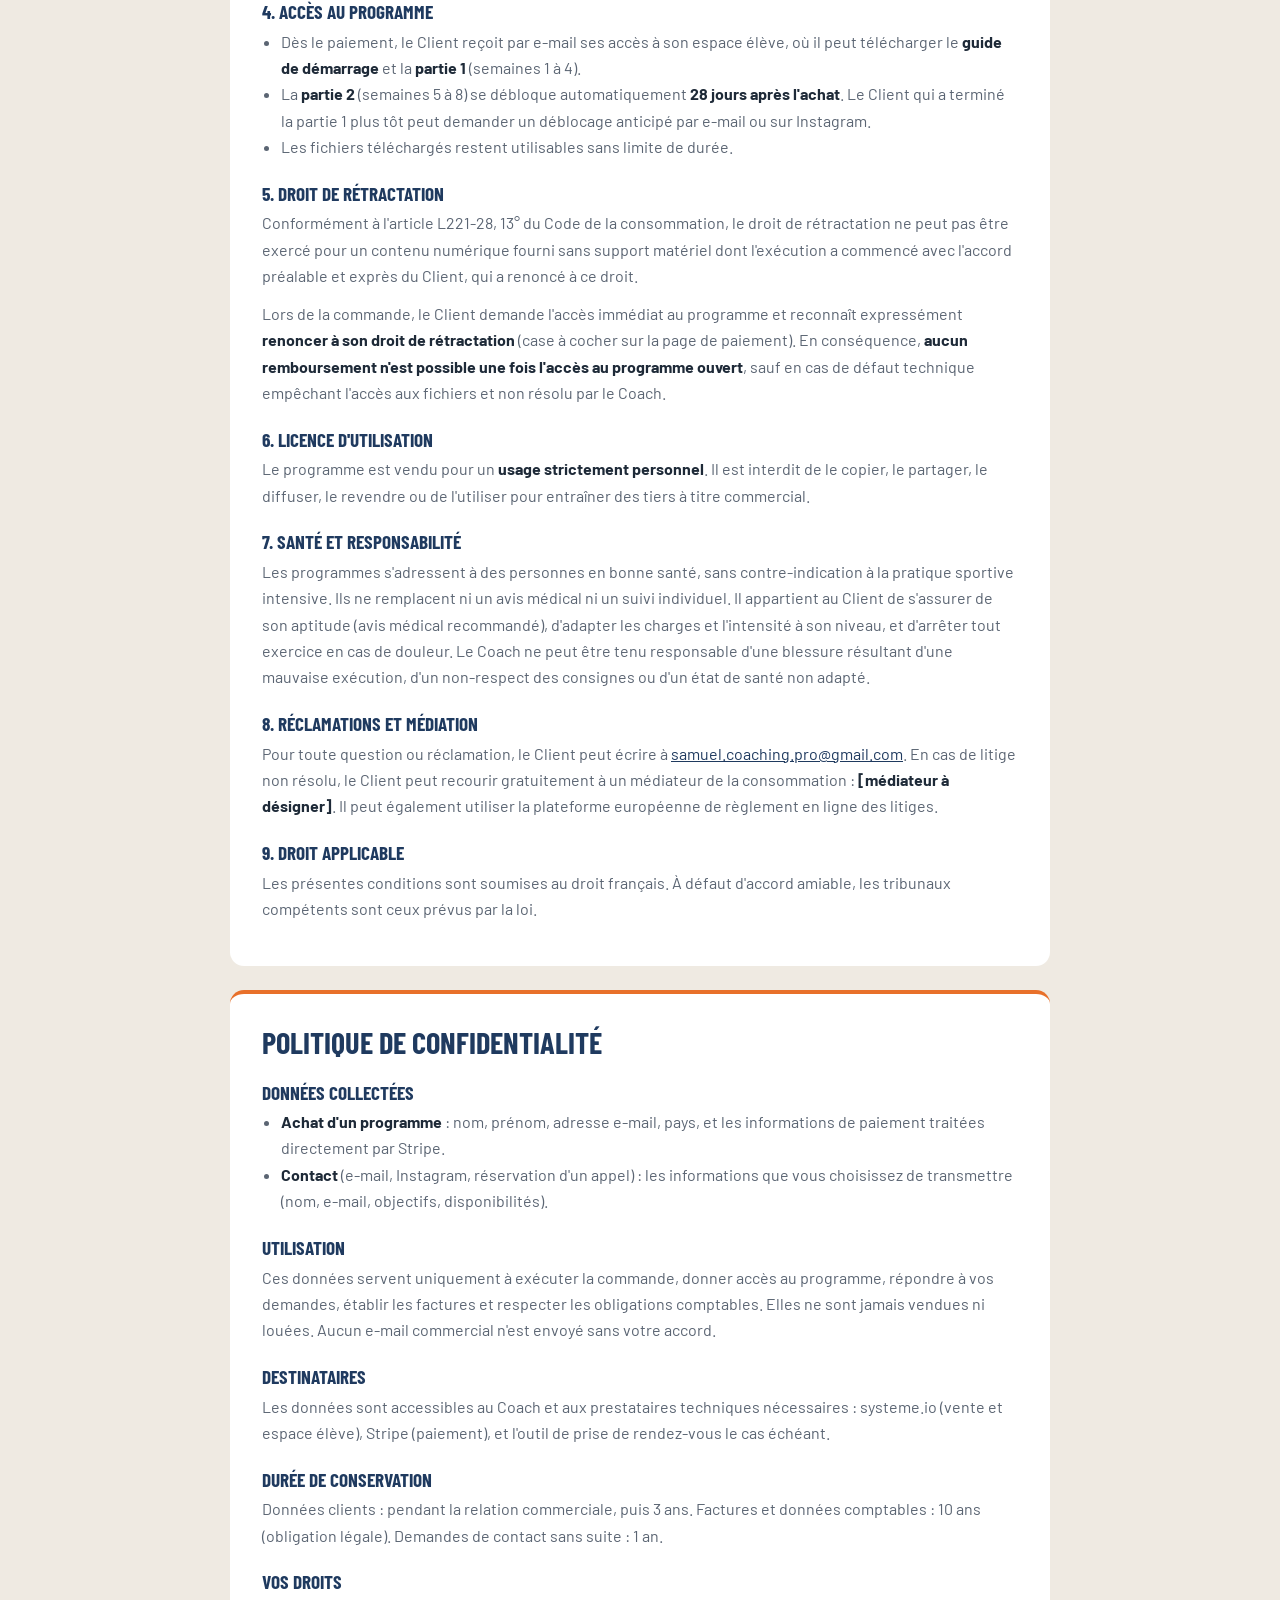
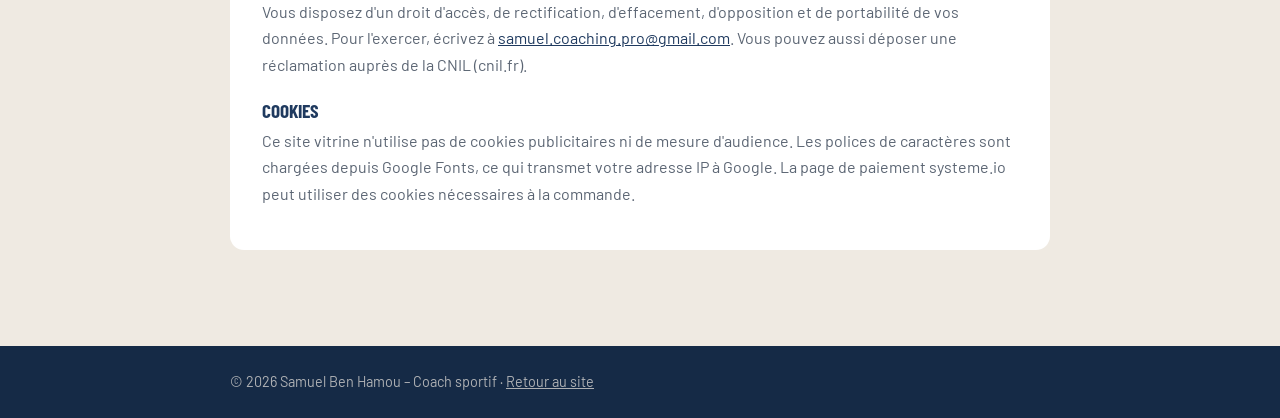
<file: mentions-legales.html>
<!doctype html>
<html lang="fr">
<head>
<meta charset="utf-8">
<meta name="viewport" content="width=device-width, initial-scale=1">
<title>Mentions légales, CGV et confidentialité – Samuel Coaching</title>
<meta name="robots" content="noindex">
<link rel="icon" type="image/png" sizes="32x32" href="img/favicon-32.png">
<link rel="preconnect" href="https://fonts.googleapis.com">
<link rel="preconnect" href="https://fonts.gstatic.com" crossorigin>
<link href="https://fonts.googleapis.com/css2?family=Barlow:wght@400;500;600&family=Barlow+Condensed:wght@600;700&display=swap" rel="stylesheet">
<style>
:root{--bleu:#1F3A5F;--bleu-fonce:#152A46;--orange:#E8702A;--sable:#EFEAE2;--texte:#1E2A38;--gris:#5B6573}
*{box-sizing:border-box;margin:0;padding:0}
body{font-family:"Barlow",system-ui,sans-serif;font-size:16px;line-height:1.65;color:var(--texte);background:var(--sable)}
header{background:var(--bleu);color:var(--sable)}
header .wrap{display:flex;align-items:center;justify-content:space-between;height:64px}
.brand{display:flex;align-items:center;gap:10px;text-decoration:none;color:inherit;font-family:"Barlow Condensed",sans-serif;font-weight:600;letter-spacing:.14em;font-size:1.15rem}
.brand img{height:40px}
header a.retour{color:var(--sable);text-decoration:none;font-weight:500;opacity:.85}
header a.retour:hover{color:var(--orange);opacity:1}
.wrap{max-width:860px;margin:0 auto;padding:0 20px}
main{padding:48px 0 72px}
h1,h2,h3{font-family:"Barlow Condensed",sans-serif;text-transform:uppercase;color:var(--bleu);line-height:1.1}
h1{font-size:clamp(2rem,5vw,2.8rem);margin-bottom:.5rem}
.sommaire{display:flex;gap:10px;flex-wrap:wrap;margin:1rem 0 2.5rem}
.sommaire a{background:#fff;border-radius:999px;padding:.35em 1em;text-decoration:none;color:var(--bleu);font-weight:600;font-size:.95rem}
.sommaire a:hover{background:var(--orange);color:#fff}
section{background:#fff;border-radius:14px;padding:32px;margin-bottom:24px;border-top:4px solid var(--orange)}
h2{font-size:1.9rem;margin-bottom:1rem}
h3{font-size:1.2rem;margin:1.4rem 0 .4rem}
p,li{color:var(--gris)}
p{margin-bottom:.7rem}
ul{margin:0 0 .8rem 1.2rem}
strong{color:var(--texte)}
a{color:var(--bleu)}
.maj{font-size:.9rem;color:var(--gris)}
footer{background:var(--bleu-fonce);color:rgba(239,234,226,.7);font-size:.9rem;padding:24px 0}
@media (max-width:600px){section{padding:22px}}
</style>
</head>
<body>
<header><div class="wrap">
  <a class="brand" href="index.html"><img src="img/favicon-192.png" alt="">SAMUEL COACHING</a>
  <a class="retour" href="index.html">← Retour au site</a>
</div></header>

<main><div class="wrap">
<h1>Informations légales</h1>
<p class="maj">Dernière mise à jour : 9 octobre 2026</p>
<nav class="sommaire">
  <a href="#mentions">Mentions légales</a>
  <a href="#cgv">Conditions générales de vente</a>
  <a href="#confidentialite">Confidentialité</a>
</nav>

<section id="mentions">
<h2>Mentions légales</h2>
<h3>Éditeur du site</h3>
<p><strong>Samuel Ben Hamou</strong>, entrepreneur individuel (EI), coach sportif<br>
8 impasse de la Défense, 75018 Paris, France<br>
SIRET : 930 818 315 00036<br>
E-mail : <a href="mailto:samuel.coaching.pro@gmail.com">samuel.coaching.pro@gmail.com</a><br>
TVA non applicable, article 293 B du Code général des impôts.</p>
<p>Éducateur sportif déclaré : carte professionnelle n° <strong>07524ED0527</strong>, délivrée par la Préfecture de Paris (vérifiable sur <a href="https://recherche-educateur.sports.gouv.fr" target="_blank" rel="noopener">recherche-educateur.sports.gouv.fr</a>).</p>
<p>Directeur de la publication : Samuel Ben Hamou.</p>
<h3>Hébergement</h3>
<p>Site vitrine : <strong>GitHub Pages</strong>, service de GitHub, Inc., 88 Colin P. Kelly Jr. Street, San Francisco, CA 94107, États-Unis.</p>
<p>Vente, paiement et espace élève des programmes en ligne : plateforme <strong>systeme.io</strong>. Les paiements par carte sont traités par <strong>Stripe</strong> (Stripe Payments Europe, Ltd., Dublin, Irlande).</p>
<h3>Propriété intellectuelle</h3>
<p>Les textes, programmes d'entraînement, photos, logos et visuels de ce site sont la propriété de Samuel Ben Hamou, sauf mention contraire. Toute reproduction, diffusion ou revente, totale ou partielle, sans autorisation écrite est interdite.</p>
</section>

<section id="cgv">
<h2>Conditions générales de vente</h2>
<p>Les présentes conditions s'appliquent à la vente des <strong>programmes d'entraînement en ligne</strong> (fichiers PDF) proposés sur ce site par Samuel Ben Hamou (« le Coach ») à toute personne physique (« le Client »). Les séances de coaching en présentiel font l'objet d'un accord séparé (devis ou facture).</p>

<h3>1. Produits</h3>
<p>Les programmes sont des contenus numériques au format PDF : un guide de démarrage et des séances détaillées, répartis en deux parties (semaines 1 à 4, puis semaines 5 à 8). Leur contenu est décrit sur la page de chaque programme.</p>

<h3>2. Prix</h3>
<p>Les prix sont indiqués en euros, toutes taxes comprises. TVA non applicable, article 293 B du CGI. Le prix applicable est celui affiché au moment de la commande. Les prix de lancement sont valables pour une durée ou un nombre de ventes limités, indiqués sur le site.</p>

<h3>3. Commande et paiement</h3>
<p>La commande se fait sur la page de paiement sécurisée de la plateforme systeme.io. Le paiement s'effectue en une fois, par carte bancaire (ou Apple Pay / Google Pay selon disponibilité), via Stripe. Le Coach n'a jamais accès aux données de carte bancaire. La commande est définitive après confirmation du paiement ; un e-mail de confirmation est envoyé au Client.</p>

<h3>4. Accès au programme</h3>
<ul>
  <li>Dès le paiement, le Client reçoit par e-mail ses accès à son espace élève, où il peut télécharger le <strong>guide de démarrage</strong> et la <strong>partie 1</strong> (semaines 1 à 4).</li>
  <li>La <strong>partie 2</strong> (semaines 5 à 8) se débloque automatiquement <strong>28 jours après l'achat</strong>. Le Client qui a terminé la partie 1 plus tôt peut demander un déblocage anticipé par e-mail ou sur Instagram.</li>
  <li>Les fichiers téléchargés restent utilisables sans limite de durée.</li>
</ul>

<h3>5. Droit de rétractation</h3>
<p>Conformément à l'article L221-28, 13° du Code de la consommation, le droit de rétractation ne peut pas être exercé pour un contenu numérique fourni sans support matériel dont l'exécution a commencé avec l'accord préalable et exprès du Client, qui a renoncé à ce droit.</p>
<p>Lors de la commande, le Client demande l'accès immédiat au programme et reconnaît expressément <strong>renoncer à son droit de rétractation</strong> (case à cocher sur la page de paiement). En conséquence, <strong>aucun remboursement n'est possible une fois l'accès au programme ouvert</strong>, sauf en cas de défaut technique empêchant l'accès aux fichiers et non résolu par le Coach.</p>

<h3>6. Licence d'utilisation</h3>
<p>Le programme est vendu pour un <strong>usage strictement personnel</strong>. Il est interdit de le copier, le partager, le diffuser, le revendre ou de l'utiliser pour entraîner des tiers à titre commercial.</p>

<h3>7. Santé et responsabilité</h3>
<p>Les programmes s'adressent à des personnes en bonne santé, sans contre-indication à la pratique sportive intensive. Ils ne remplacent ni un avis médical ni un suivi individuel. Il appartient au Client de s'assurer de son aptitude (avis médical recommandé), d'adapter les charges et l'intensité à son niveau, et d'arrêter tout exercice en cas de douleur. Le Coach ne peut être tenu responsable d'une blessure résultant d'une mauvaise exécution, d'un non-respect des consignes ou d'un état de santé non adapté.</p>

<h3>8. Réclamations et médiation</h3>
<p>Pour toute question ou réclamation, le Client peut écrire à <a href="mailto:samuel.coaching.pro@gmail.com">samuel.coaching.pro@gmail.com</a>. En cas de litige non résolu, le Client peut recourir gratuitement à un médiateur de la consommation : <strong>[médiateur à désigner]</strong>. Il peut également utiliser la plateforme européenne de règlement en ligne des litiges.</p>

<h3>9. Droit applicable</h3>
<p>Les présentes conditions sont soumises au droit français. À défaut d'accord amiable, les tribunaux compétents sont ceux prévus par la loi.</p>
</section>

<section id="confidentialite">
<h2>Politique de confidentialité</h2>
<h3>Données collectées</h3>
<ul>
  <li><strong>Achat d'un programme</strong> : nom, prénom, adresse e-mail, pays, et les informations de paiement traitées directement par Stripe.</li>
  <li><strong>Contact</strong> (e-mail, Instagram, réservation d'un appel) : les informations que vous choisissez de transmettre (nom, e-mail, objectifs, disponibilités).</li>
</ul>
<h3>Utilisation</h3>
<p>Ces données servent uniquement à exécuter la commande, donner accès au programme, répondre à vos demandes, établir les factures et respecter les obligations comptables. Elles ne sont jamais vendues ni louées. Aucun e-mail commercial n'est envoyé sans votre accord.</p>
<h3>Destinataires</h3>
<p>Les données sont accessibles au Coach et aux prestataires techniques nécessaires : systeme.io (vente et espace élève), Stripe (paiement), et l'outil de prise de rendez-vous le cas échéant.</p>
<h3>Durée de conservation</h3>
<p>Données clients : pendant la relation commerciale, puis 3 ans. Factures et données comptables : 10 ans (obligation légale). Demandes de contact sans suite : 1 an.</p>
<h3>Vos droits</h3>
<p>Vous disposez d'un droit d'accès, de rectification, d'effacement, d'opposition et de portabilité de vos données. Pour l'exercer, écrivez à <a href="mailto:samuel.coaching.pro@gmail.com">samuel.coaching.pro@gmail.com</a>. Vous pouvez aussi déposer une réclamation auprès de la CNIL (cnil.fr).</p>
<h3>Cookies</h3>
<p>Ce site vitrine n'utilise pas de cookies publicitaires ni de mesure d'audience. Les polices de caractères sont chargées depuis Google Fonts, ce qui transmet votre adresse IP à Google. La page de paiement systeme.io peut utiliser des cookies nécessaires à la commande.</p>
</section>
</div></main>

<footer><div class="wrap">© 2026 Samuel Ben Hamou – Coach sportif · <a href="index.html" style="color:inherit">Retour au site</a></div></footer>
</body>
</html>
</file>
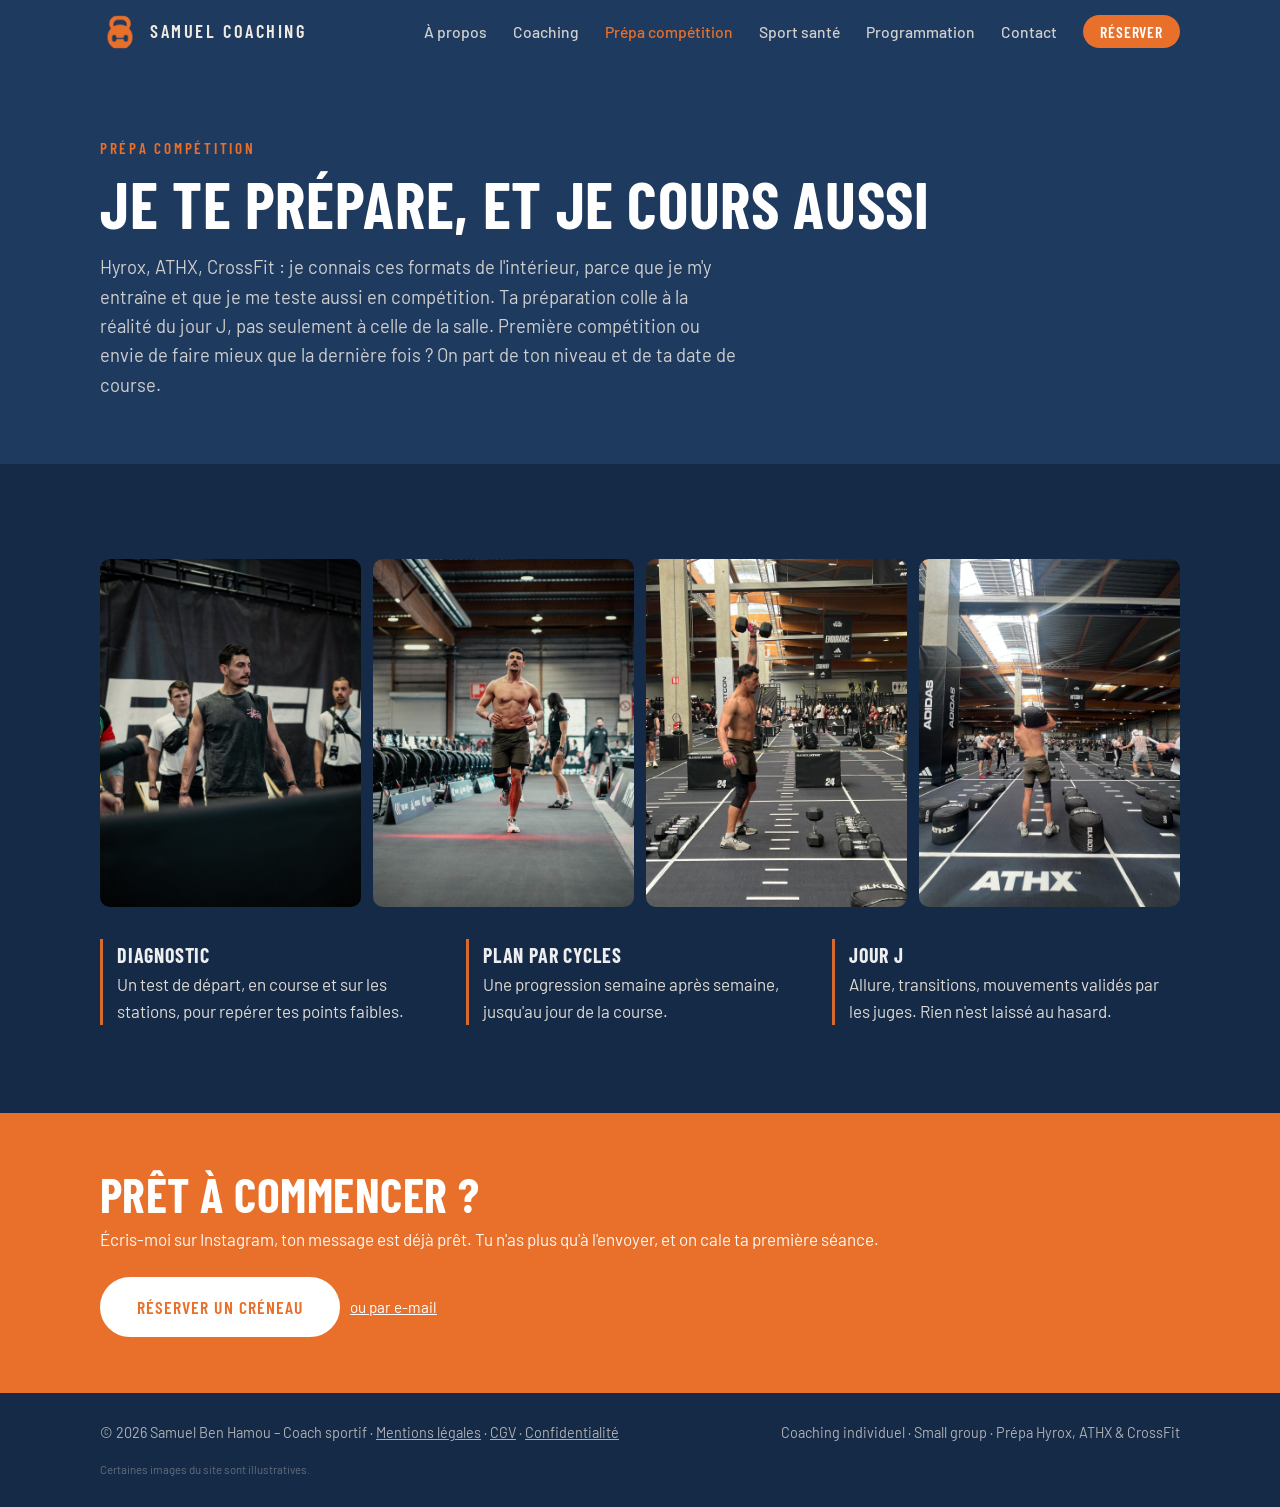
<file: prepa-competition.html>
<!doctype html>
<html lang="fr">
<head>
<meta charset="utf-8">
<meta name="viewport" content="width=device-width, initial-scale=1">
<title>Préparation Hyrox, ATHX et CrossFit à Paris – Samuel Coaching</title>
<meta name="description" content="Préparation Hyrox, ATHX et CrossFit à Paris : diagnostic de départ, plan par cycles et stratégie du jour J, par un coach qui court aussi en compétition.">
<link rel="icon" type="image/png" sizes="32x32" href="img/favicon-32.png">
<link rel="icon" type="image/png" sizes="192x192" href="img/favicon-192.png">
<link rel="apple-touch-icon" href="img/favicon-192.png">
<meta property="og:title" content="Préparation Hyrox, ATHX et CrossFit à Paris – Samuel Coaching">
<meta property="og:description" content="Préparation Hyrox, ATHX et CrossFit à Paris : diagnostic de départ, plan par cycles et stratégie du jour J, par un coach qui court aussi en compétition.">
<meta property="og:image" content="img/hero.jpg">
<link rel="preconnect" href="https://fonts.googleapis.com">
<link rel="preconnect" href="https://fonts.gstatic.com" crossorigin>
<link href="https://fonts.googleapis.com/css2?family=Barlow:wght@400;500;600&family=Barlow+Condensed:wght@500;600;700&display=swap" rel="stylesheet">
<link rel="stylesheet" href="style.css">
</head>
<body>

<header>
  <div class="wrap">
    <a class="brand" href="index.html"><img src="img/favicon-192.png" alt="">SAMUEL COACHING</a>
    <button class="menu-btn" aria-label="Menu" onclick="document.querySelector('nav').classList.toggle('open')">☰</button>
    <nav>
      <ul>
        <li><a href="a-propos.html">À propos</a></li>
        <li><a href="coaching.html">Coaching</a></li>
        <li><a href="prepa-competition.html" class="actif">Prépa compétition</a></li>
        <li><a href="sport-sante.html">Sport santé</a></li>
        <li><a href="programmation.html">Programmation</a></li>
        <li><a href="contact.html">Contact</a></li>
        <li class="nav-cta commande" data-sujet="Réservation d'une première séance" data-message="Salut Sam ! Je voudrais réserver un créneau pour une première séance de coaching. Quelles sont tes disponibilités ?"><a class="js-insta" href="https://ig.me/m/coach.saam" target="_blank" rel="noopener">Réserver</a><a class="js-mail" href="#" hidden></a></li>
      </ul>
    </nav>
  </div>
</header>

<main>
<section class="page-hero">
  <div class="wrap">
    <span class="kicker">Prépa compétition</span>
    <h1>Je te prépare, et je cours aussi</h1>
    <p class="lead">Hyrox, ATHX, CrossFit&nbsp;: je connais ces formats de l'intérieur, parce que je m'y entraîne et que je me teste aussi en compétition. Ta préparation colle à la réalité du jour J, pas seulement à celle de la salle. Première compétition ou envie de faire mieux que la dernière fois&nbsp;? On part de ton niveau et de ta date de course.</p>
  </div>
</section>

<section class="compet" style="padding-top:56px" id="competition">
  <div class="wrap">
    <div class="gallery">
      <img src="img/athx-start.jpg" alt="Départ ATHX Paris 2026">
      <img src="img/prepa-course.jpg" alt="Concentration avant l'épreuve">
      <img src="img/prepa-haltere.jpg" alt="Station haltères">
      <img src="img/prepa-sandbag.jpg" alt="Station sandbag">
    </div>
    <ul>
      <li><strong>Diagnostic</strong>Un test de départ, en course et sur les stations, pour repérer tes points faibles.</li>
      <li><strong>Plan par cycles</strong>Une progression semaine après semaine, jusqu'au jour de la course.</li>
      <li><strong>Jour J</strong>Allure, transitions, mouvements validés par les juges. Rien n'est laissé au hasard.</li>
    </ul>
  </div>
</section>

<section class="cta-band">
  <div class="wrap">
    <div><h2>Prêt à commencer&nbsp;?</h2><p>Écris-moi sur Instagram, ton message est déjà prêt. Tu n'as plus qu'à l'envoyer, et on cale ta première séance.</p></div>
    <div class="commande reservation" data-sujet="Réservation d'une première séance" data-message="Salut Sam ! Je voudrais réserver un créneau pour une première séance de coaching. Quelles sont tes disponibilités ?" style="margin-top:0">
      <a class="btn js-insta" href="https://ig.me/m/coach.saam" target="_blank" rel="noopener">Réserver un créneau</a>
      <a class="lien-mail js-mail" href="#" style="color:#fff;align-self:center">ou par e-mail</a>
    </div>
  </div>
</section>
</main>

<footer>
  <div class="wrap">
    <span>© 2026 Samuel Ben Hamou – Coach sportif · <a href="mentions-legales.html#mentions">Mentions légales</a> · <a href="mentions-legales.html#cgv">CGV</a> · <a href="mentions-legales.html#confidentialite">Confidentialité</a></span>
    <span>Coaching individuel · Small group · Prépa Hyrox, ATHX &amp; CrossFit</span>
    <small class="mention-img">Certaines images du site sont illustratives.</small>
  </div>
</footer>
<div class="toast" id="toast" role="status">Message copié&nbsp;! Colle-le dans la conversation Instagram et envoie 👍</div>
<script src="site.js"></script>
</body>
</html>
</file>
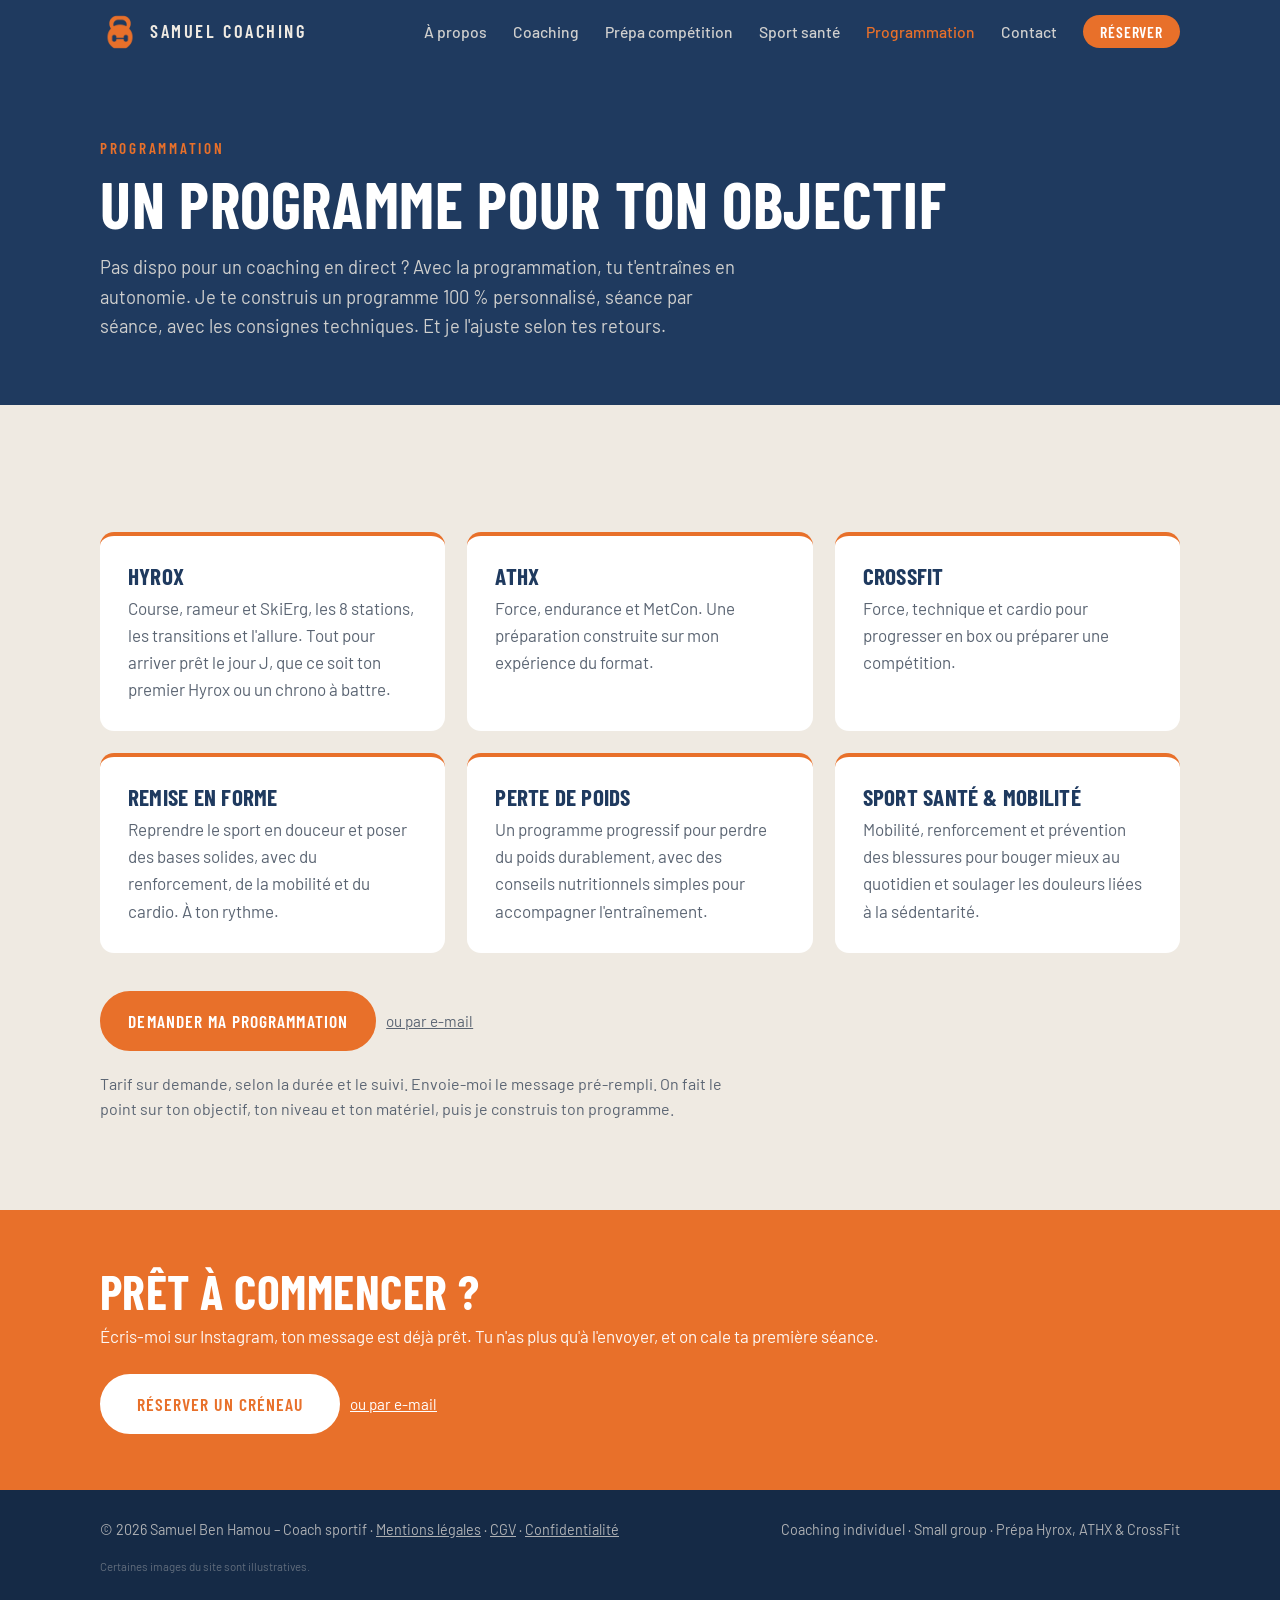
<file: programmation.html>
<!doctype html>
<html lang="fr">
<head>
<meta charset="utf-8">
<meta name="viewport" content="width=device-width, initial-scale=1">
<title>Programmation sportive personnalisée&nbsp;: Hyrox, ATHX, CrossFit, perte de poids – Samuel Coaching</title>
<meta name="description" content="Programmes d'entraînement 100 % personnalisés : Hyrox, ATHX, CrossFit, remise en forme, perte de poids, sport santé et mobilité. Tarif sur demande.">
<link rel="icon" type="image/png" sizes="32x32" href="img/favicon-32.png">
<link rel="icon" type="image/png" sizes="192x192" href="img/favicon-192.png">
<link rel="apple-touch-icon" href="img/favicon-192.png">
<meta property="og:title" content="Programmation sportive personnalisée : Hyrox, ATHX, CrossFit, perte de poids – Samuel Coaching">
<meta property="og:description" content="Programmes d'entraînement 100 % personnalisés : Hyrox, ATHX, CrossFit, remise en forme, perte de poids, sport santé et mobilité. Tarif sur demande.">
<meta property="og:image" content="img/hero.jpg">
<link rel="preconnect" href="https://fonts.googleapis.com">
<link rel="preconnect" href="https://fonts.gstatic.com" crossorigin>
<link href="https://fonts.googleapis.com/css2?family=Barlow:wght@400;500;600&family=Barlow+Condensed:wght@500;600;700&display=swap" rel="stylesheet">
<link rel="stylesheet" href="style.css">
</head>
<body>

<header>
  <div class="wrap">
    <a class="brand" href="index.html"><img src="img/favicon-192.png" alt="">SAMUEL COACHING</a>
    <button class="menu-btn" aria-label="Menu" onclick="document.querySelector('nav').classList.toggle('open')">☰</button>
    <nav>
      <ul>
        <li><a href="a-propos.html">À propos</a></li>
        <li><a href="coaching.html">Coaching</a></li>
        <li><a href="prepa-competition.html">Prépa compétition</a></li>
        <li><a href="sport-sante.html">Sport santé</a></li>
        <li><a href="programmation.html" class="actif">Programmation</a></li>
        <li><a href="contact.html">Contact</a></li>
        <li class="nav-cta commande" data-sujet="Réservation d'une première séance" data-message="Salut Sam ! Je voudrais réserver un créneau pour une première séance de coaching. Quelles sont tes disponibilités ?"><a class="js-insta" href="https://ig.me/m/coach.saam" target="_blank" rel="noopener">Réserver</a><a class="js-mail" href="#" hidden></a></li>
      </ul>
    </nav>
  </div>
</header>

<main>
<section class="page-hero">
  <div class="wrap">
    <span class="kicker">Programmation</span>
    <h1>Un programme pour ton objectif</h1>
    <p class="lead">Pas dispo pour un coaching en direct&nbsp;? Avec la programmation, tu t'entraînes en autonomie. Je te construis un programme 100&nbsp;% personnalisé, séance par séance, avec les consignes techniques. Et je l'ajuste selon tes retours.</p>
  </div>
</section>

<section id="programmation">
  <div class="wrap">
    <div class="grid3 prog">
      <div class="card"><h3>Hyrox</h3><p>Course, rameur et SkiErg, les 8 stations, les transitions et l'allure. Tout pour arriver prêt le jour J, que ce soit ton premier Hyrox ou un chrono à battre.</p></div>
      <div class="card"><h3>ATHX</h3><p>Force, endurance et MetCon. Une préparation construite sur mon expérience du format.</p></div>
      <div class="card"><h3>CrossFit</h3><p>Force, technique et cardio pour progresser en box ou préparer une compétition.</p></div>
      <div class="card"><h3>Remise en forme</h3><p>Reprendre le sport en douceur et poser des bases solides, avec du renforcement, de la mobilité et du cardio. À ton rythme.</p></div>
      <div class="card"><h3>Perte de poids</h3><p>Un programme progressif pour perdre du poids durablement, avec des conseils nutritionnels simples pour accompagner l'entraînement.</p></div>
      <div class="card"><h3>Sport santé &amp; mobilité</h3><p>Mobilité, renforcement et prévention des blessures pour bouger mieux au quotidien et soulager les douleurs liées à la sédentarité.</p></div>
    </div>
    <div class="commande reservation" data-sujet="Demande de programmation" data-message="Salut Sam ! Je voudrais une programmation personnalisée pour : … (Hyrox, ATHX, CrossFit, remise en forme, perte de poids ou sport santé). On peut en parler ?" style="margin-top:2.4rem">
      <a class="btn js-insta" href="https://ig.me/m/coach.saam" target="_blank" rel="noopener">Demander ma programmation</a>
      <a class="lien-mail js-mail" href="#" style="align-self:center">ou par e-mail</a>
    </div>
    <p class="lead" style="margin-top:1.2rem;font-size:1rem">Tarif sur demande, selon la durée et le suivi. Envoie-moi le message pré-rempli. On fait le point sur ton objectif, ton niveau et ton matériel, puis je construis ton programme.</p>
  </div>
</section>

<section class="cta-band">
  <div class="wrap">
    <div><h2>Prêt à commencer&nbsp;?</h2><p>Écris-moi sur Instagram, ton message est déjà prêt. Tu n'as plus qu'à l'envoyer, et on cale ta première séance.</p></div>
    <div class="commande reservation" data-sujet="Réservation d'une première séance" data-message="Salut Sam ! Je voudrais réserver un créneau pour une première séance de coaching. Quelles sont tes disponibilités ?" style="margin-top:0">
      <a class="btn js-insta" href="https://ig.me/m/coach.saam" target="_blank" rel="noopener">Réserver un créneau</a>
      <a class="lien-mail js-mail" href="#" style="color:#fff;align-self:center">ou par e-mail</a>
    </div>
  </div>
</section>
</main>

<footer>
  <div class="wrap">
    <span>© 2026 Samuel Ben Hamou – Coach sportif · <a href="mentions-legales.html#mentions">Mentions légales</a> · <a href="mentions-legales.html#cgv">CGV</a> · <a href="mentions-legales.html#confidentialite">Confidentialité</a></span>
    <span>Coaching individuel · Small group · Prépa Hyrox, ATHX &amp; CrossFit</span>
    <small class="mention-img">Certaines images du site sont illustratives.</small>
  </div>
</footer>
<div class="toast" id="toast" role="status">Message copié&nbsp;! Colle-le dans la conversation Instagram et envoie 👍</div>
<script src="site.js"></script>
</body>
</html>
</file>
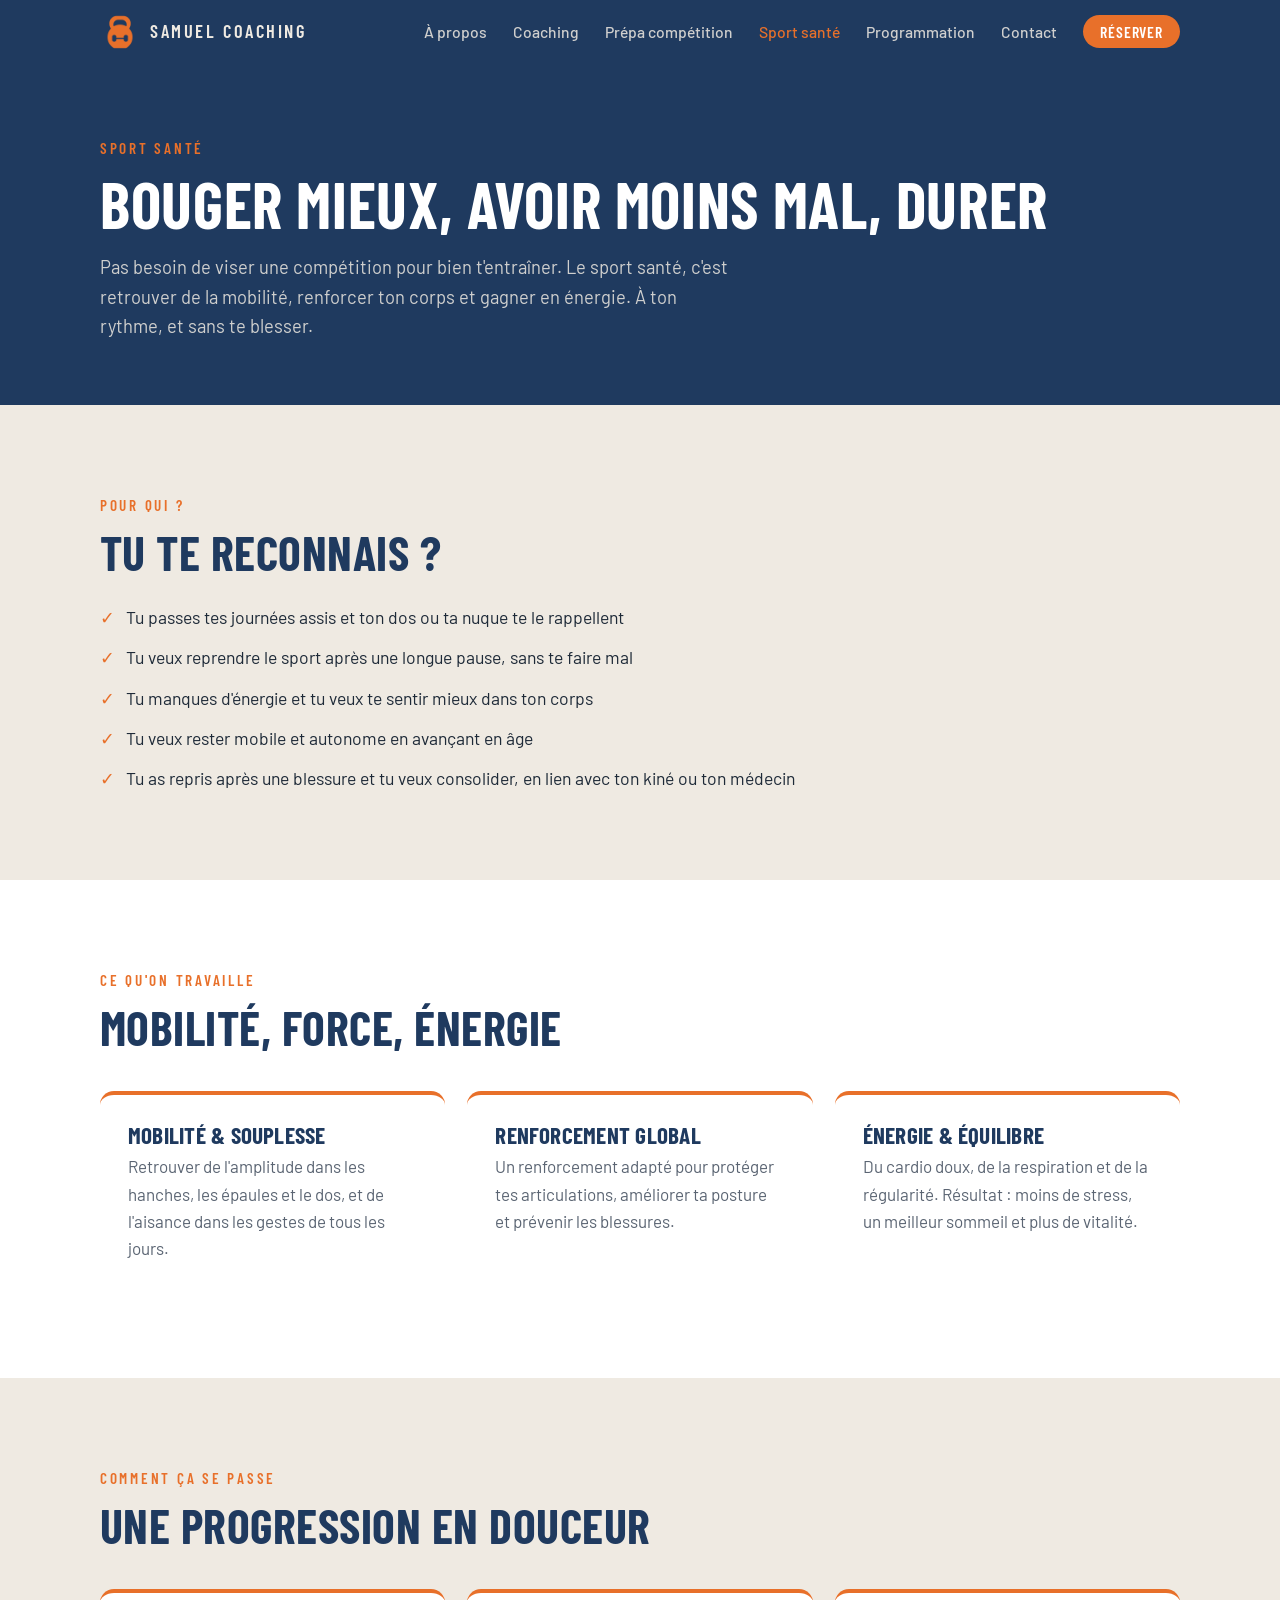
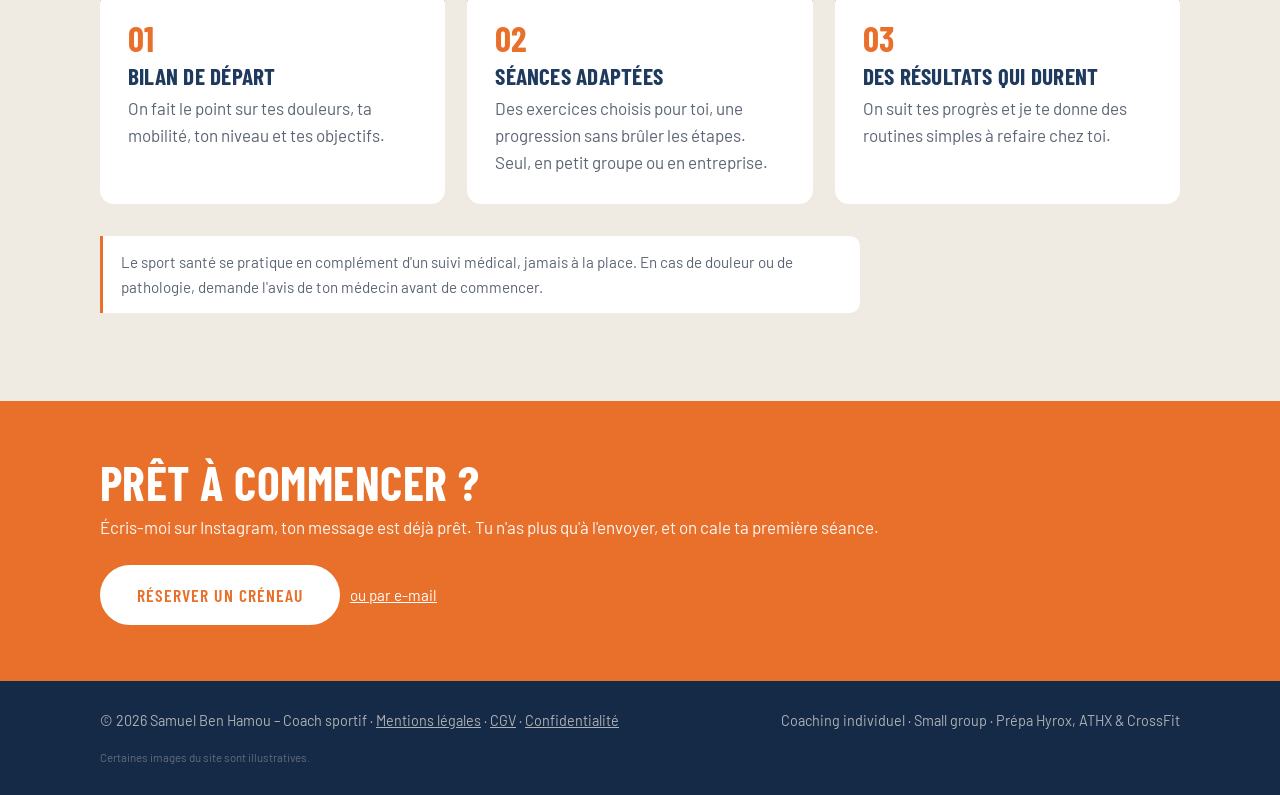
<file: sport-sante.html>
<!doctype html>
<html lang="fr">
<head>
<meta charset="utf-8">
<meta name="viewport" content="width=device-width, initial-scale=1">
<title>Sport santé et mobilité à Paris&nbsp;: mal de dos, reprise, bien-être – Samuel Coaching</title>
<meta name="description" content="Coaching sport santé à Paris : mobilité, renforcement et prévention des blessures pour bouger mieux, soulager les douleurs liées à la sédentarité et reprendre le sport en douceur.">
<link rel="icon" type="image/png" sizes="32x32" href="img/favicon-32.png">
<link rel="icon" type="image/png" sizes="192x192" href="img/favicon-192.png">
<link rel="apple-touch-icon" href="img/favicon-192.png">
<meta property="og:title" content="Sport santé et mobilité à Paris : mal de dos, reprise, bien-être – Samuel Coaching">
<meta property="og:description" content="Coaching sport santé à Paris : mobilité, renforcement et prévention des blessures pour bouger mieux, soulager les douleurs liées à la sédentarité et reprendre le sport en douceur.">
<meta property="og:image" content="img/hero.jpg">
<link rel="preconnect" href="https://fonts.googleapis.com">
<link rel="preconnect" href="https://fonts.gstatic.com" crossorigin>
<link href="https://fonts.googleapis.com/css2?family=Barlow:wght@400;500;600&family=Barlow+Condensed:wght@500;600;700&display=swap" rel="stylesheet">
<link rel="stylesheet" href="style.css">
</head>
<body>

<header>
  <div class="wrap">
    <a class="brand" href="index.html"><img src="img/favicon-192.png" alt="">SAMUEL COACHING</a>
    <button class="menu-btn" aria-label="Menu" onclick="document.querySelector('nav').classList.toggle('open')">☰</button>
    <nav>
      <ul>
        <li><a href="a-propos.html">À propos</a></li>
        <li><a href="coaching.html">Coaching</a></li>
        <li><a href="prepa-competition.html">Prépa compétition</a></li>
        <li><a href="sport-sante.html" class="actif">Sport santé</a></li>
        <li><a href="programmation.html">Programmation</a></li>
        <li><a href="contact.html">Contact</a></li>
        <li class="nav-cta commande" data-sujet="Réservation d'une première séance" data-message="Salut Sam ! Je voudrais réserver un créneau pour une première séance de coaching. Quelles sont tes disponibilités ?"><a class="js-insta" href="https://ig.me/m/coach.saam" target="_blank" rel="noopener">Réserver</a><a class="js-mail" href="#" hidden></a></li>
      </ul>
    </nav>
  </div>
</header>

<main>
<section class="page-hero">
  <div class="wrap">
    <span class="kicker">Sport santé</span>
    <h1>Bouger mieux, avoir moins mal, durer</h1>
    <p class="lead">Pas besoin de viser une compétition pour bien t'entraîner. Le sport santé, c'est retrouver de la mobilité, renforcer ton corps et gagner en énergie. À ton rythme, et sans te blesser.</p>
  </div>
</section>

<section>
  <div class="wrap">
    <div>
    <span class="kicker">Pour qui&nbsp;?</span>
    <h2>Tu te reconnais&nbsp;?</h2>
    <ul class="inclus pour-qui">
      <li>Tu passes tes journées assis et ton dos ou ta nuque te le rappellent</li>
      <li>Tu veux reprendre le sport après une longue pause, sans te faire mal</li>
      <li>Tu manques d'énergie et tu veux te sentir mieux dans ton corps</li>
      <li>Tu veux rester mobile et autonome en avançant en âge</li>
      <li>Tu as repris après une blessure et tu veux consolider, en lien avec ton kiné ou ton médecin</li>
    </ul>
    </div>
  </div>
</section>

<section style="background:var(--blanc)">
  <div class="wrap">
    <span class="kicker">Ce qu'on travaille</span>
    <h2>Mobilité, force, énergie</h2>
    <div class="grid3">
      <div class="card"><h3>Mobilité &amp; souplesse</h3><p>Retrouver de l'amplitude dans les hanches, les épaules et le dos, et de l'aisance dans les gestes de tous les jours.</p></div>
      <div class="card"><h3>Renforcement global</h3><p>Un renforcement adapté pour protéger tes articulations, améliorer ta posture et prévenir les blessures.</p></div>
      <div class="card"><h3>Énergie &amp; équilibre</h3><p>Du cardio doux, de la respiration et de la régularité. Résultat&nbsp;: moins de stress, un meilleur sommeil et plus de vitalité.</p></div>
    </div>
  </div>
</section>

<section>
  <div class="wrap">
    <span class="kicker">Comment ça se passe</span>
    <h2>Une progression en douceur</h2>
    <div class="grid3">
      <div class="card"><span class="num">01</span><h3>Bilan de départ</h3><p>On fait le point sur tes douleurs, ta mobilité, ton niveau et tes objectifs.</p></div>
      <div class="card"><span class="num">02</span><h3>Séances adaptées</h3><p>Des exercices choisis pour toi, une progression sans brûler les étapes. Seul, en petit groupe ou en entreprise.</p></div>
      <div class="card"><span class="num">03</span><h3>Des résultats qui durent</h3><p>On suit tes progrès et je te donne des routines simples à refaire chez toi.</p></div>
    </div>
    <p class="note-sante">Le sport santé se pratique en complément d'un suivi médical, jamais à la place. En cas de douleur ou de pathologie, demande l'avis de ton médecin avant de commencer.</p>
  </div>
</section>

<section class="cta-band">
  <div class="wrap">
    <div><h2>Prêt à commencer&nbsp;?</h2><p>Écris-moi sur Instagram, ton message est déjà prêt. Tu n'as plus qu'à l'envoyer, et on cale ta première séance.</p></div>
    <div class="commande reservation" data-sujet="Réservation d'une première séance" data-message="Salut Sam ! Je voudrais réserver un créneau pour une première séance de coaching. Quelles sont tes disponibilités ?" style="margin-top:0">
      <a class="btn js-insta" href="https://ig.me/m/coach.saam" target="_blank" rel="noopener">Réserver un créneau</a>
      <a class="lien-mail js-mail" href="#" style="color:#fff;align-self:center">ou par e-mail</a>
    </div>
  </div>
</section>
</main>

<footer>
  <div class="wrap">
    <span>© 2026 Samuel Ben Hamou – Coach sportif · <a href="mentions-legales.html#mentions">Mentions légales</a> · <a href="mentions-legales.html#cgv">CGV</a> · <a href="mentions-legales.html#confidentialite">Confidentialité</a></span>
    <span>Coaching individuel · Small group · Prépa Hyrox, ATHX &amp; CrossFit</span>
    <small class="mention-img">Certaines images du site sont illustratives.</small>
  </div>
</footer>
<div class="toast" id="toast" role="status">Message copié&nbsp;! Colle-le dans la conversation Instagram et envoie 👍</div>
<script src="site.js"></script>
</body>
</html>
</file>
<file: style.css>
:root{
  --bleu:#1F3A5F; --bleu-fonce:#152A46; --orange:#E8702A; --orange-fonce:#C95A1A;
  --sable:#EFEAE2; --sable-2:#E4DDD2; --blanc:#FFFFFF; --texte:#1E2A38; --gris:#5B6573;
  --radius:14px; --max:1120px;
}
*{box-sizing:border-box;margin:0;padding:0}
html{scroll-behavior:smooth;scroll-padding-top:72px}
body{font-family:"Barlow",system-ui,sans-serif;font-size:17px;line-height:1.6;color:var(--texte);background:var(--sable)}
img{max-width:100%;display:block}
a{color:inherit}
h1,h2,h3{font-family:"Barlow Condensed",sans-serif;line-height:1.05;letter-spacing:.01em;text-transform:uppercase}
h2{font-size:clamp(2rem,4.5vw,3rem);color:var(--bleu);margin-bottom:.6rem}
h3{font-size:1.45rem;color:var(--bleu);margin-bottom:.4rem}
.wrap{max-width:var(--max);margin:0 auto;padding:0 20px}
section{padding:88px 0}
.kicker{font-family:"Barlow Condensed",sans-serif;font-weight:600;letter-spacing:.18em;text-transform:uppercase;color:var(--orange);font-size:.95rem;margin-bottom:.6rem;display:block}
.lead{font-size:1.15rem;color:var(--gris);max-width:640px}
.btn{display:inline-block;font-family:"Barlow Condensed",sans-serif;font-weight:600;font-size:1.1rem;letter-spacing:.06em;text-transform:uppercase;text-decoration:none;padding:.8em 1.5em;border-radius:999px;border:2px solid var(--orange);background:var(--orange);color:var(--blanc);transition:background .2s,border-color .2s,color .2s}
.btn:hover{background:var(--orange-fonce);border-color:var(--orange-fonce)}
.btn.ghost{background:transparent;color:var(--blanc);border-color:rgba(255,255,255,.55)}
.btn.ghost:hover{border-color:var(--blanc);background:rgba(255,255,255,.08)}

/* header */
header{position:sticky;top:0;z-index:50;background:var(--bleu);color:var(--sable)}
header .wrap{display:flex;align-items:center;justify-content:space-between;height:64px}
.brand{display:flex;align-items:center;gap:10px;text-decoration:none;font-family:"Barlow Condensed",sans-serif;font-weight:600;letter-spacing:.14em;font-size:1.15rem}
.brand img{height:40px;width:auto}
nav ul{display:flex;gap:26px;list-style:none}
nav a{text-decoration:none;font-weight:500;font-size:.98rem;opacity:.85}
nav a:hover{opacity:1;color:var(--orange)}
.menu-btn{display:none;background:none;border:0;color:var(--sable);font-size:1.7rem;cursor:pointer}

/* hero */
.hero{background:var(--bleu);color:var(--sable);padding:0;overflow:hidden}
.hero .wrap{display:grid;grid-template-columns:1.1fr .9fr;gap:48px;align-items:center;min-height:min(calc(100vh - 64px),760px)}
.hero h1{font-size:clamp(2.7rem,6.5vw,5rem);color:var(--blanc);margin:.2rem 0 1.2rem}
.hero h1 em{font-style:normal;color:var(--orange)}
.hero p{font-size:1.15rem;opacity:.9;max-width:520px;margin-bottom:2rem}
.hero .ctas{display:flex;gap:14px;flex-wrap:wrap}
.hero-photo{align-self:stretch;position:relative}
.hero-photo img{position:absolute;inset:0;width:100%;height:100%;object-fit:cover;object-position:50% 35%}
.hero-photo::after{content:"";position:absolute;inset:0;background:linear-gradient(90deg,var(--bleu) 0%,rgba(31,58,95,0) 30%)}
.tags{display:flex;gap:10px;flex-wrap:wrap;margin-top:2.2rem}
.tags span{border:1px solid rgba(239,234,226,.35);border-radius:999px;padding:.3em .9em;font-size:.9rem}

/* cards */
.grid3{display:grid;grid-template-columns:repeat(3,1fr);gap:22px;margin-top:2.4rem}
.card{background:var(--blanc);border-radius:var(--radius);padding:28px;border-top:4px solid var(--orange)}
.card p{color:var(--gris)}
.card ul{margin:.8rem 0 0 1.1rem;color:var(--gris)}
.num{font-family:"Barlow Condensed",sans-serif;font-weight:700;color:var(--orange);font-size:2.2rem;line-height:1;display:block;margin-bottom:.5rem}

/* coaching split */
.coaching{background:var(--blanc)}
.offres{display:grid;grid-template-columns:repeat(3,1fr);gap:22px;margin-top:2.4rem}
.offre{background:var(--sable);border-radius:var(--radius);overflow:hidden;display:flex;flex-direction:column}
.offre img{height:260px;width:100%;object-fit:cover}
.offre div{padding:24px}
.offre p{color:var(--gris)}

/* competition band */
.compet{background:var(--bleu-fonce);color:var(--sable)}
.compet h2{color:var(--blanc)}
.compet .lead{color:rgba(239,234,226,.8)}
.gallery{display:grid;grid-template-columns:repeat(4,1fr);gap:12px;margin-top:2.4rem}
.gallery img{aspect-ratio:3/4;object-fit:cover;border-radius:10px;width:100%}
.compet ul{list-style:none;display:grid;grid-template-columns:repeat(3,1fr);gap:18px;margin-top:2rem}
.compet li{border-left:3px solid var(--orange);padding-left:14px;opacity:.92}
.compet li strong{display:block;font-family:"Barlow Condensed",sans-serif;font-size:1.25rem;text-transform:uppercase;letter-spacing:.04em;color:var(--blanc)}

/* about */
.about .wrap{display:grid;grid-template-columns:.8fr 1.2fr;gap:56px;align-items:center}
.about img{border-radius:var(--radius);width:100%}
.about p{margin-bottom:1rem;color:var(--gris)}
.about p strong{color:var(--bleu)}
.about p.accroche-about{font-family:"Barlow Condensed",sans-serif;font-weight:600;font-size:1.6rem;line-height:1.2;color:var(--orange);margin-bottom:.8rem}
.atouts{list-style:none;display:grid;gap:12px;margin:0 0 1.6rem}
.atouts li{border-left:3px solid var(--orange);padding-left:14px;color:var(--gris)}
.atouts li strong{display:block;font-family:"Barlow Condensed",sans-serif;text-transform:uppercase;letter-spacing:.04em;color:var(--bleu);font-size:1.1rem}

/* tarifs */
.tarifs{background:var(--blanc)}
.prix{font-family:"Barlow Condensed",sans-serif;font-weight:700;font-size:3rem;color:var(--bleu);line-height:1;margin:.6rem 0}
.prix small{font-size:1.1rem;font-weight:500;color:var(--gris)}
.prix s{font-size:1.5rem;text-decoration-thickness:2px;text-decoration-color:var(--orange)}
.card.mis-en-avant{background:var(--bleu);color:var(--sable);border-top-color:var(--orange)}
.card.mis-en-avant h3,.card.mis-en-avant .prix{color:var(--blanc)}
.card.mis-en-avant p,.card.mis-en-avant ul,.card.mis-en-avant .prix small{color:rgba(239,234,226,.85)}
.badge{display:inline-block;background:var(--orange);color:var(--blanc);font-size:.8rem;font-weight:600;letter-spacing:.08em;text-transform:uppercase;border-radius:999px;padding:.2em .8em;margin-bottom:.6rem}

/* contact */
.contact{background:var(--bleu);color:var(--sable)}
.contact h2{color:var(--blanc)}
.contact .wrap{display:grid;grid-template-columns:1.2fr .8fr;gap:48px;align-items:center}
.contact .lead{color:rgba(239,234,226,.85);margin-bottom:2rem}
.contact-list{list-style:none;display:grid;gap:14px;margin-bottom:2rem}
.contact-list a{text-decoration:none;font-size:1.2rem;font-weight:600}
.contact-list a:hover{color:var(--orange)}
.contact-list span{display:block;font-size:.85rem;letter-spacing:.12em;text-transform:uppercase;opacity:.65}
.qr{background:var(--sable);border-radius:var(--radius);padding:22px;text-align:center;color:var(--bleu);max-width:280px;justify-self:end}
.qr img{margin:0 auto .6rem;width:200px}

.card .btn{margin-top:1rem}
.commande{display:flex;flex-direction:column;gap:10px;margin-top:1rem}
.prog .card{display:flex;flex-direction:column}
.prog .commande{margin-top:auto;padding-top:1.2rem;align-items:center}
.prog .commande .btn{width:100%}
.lien-mail{color:var(--gris);font-size:.95rem}
.lien-mail:hover{color:var(--orange)}
.commande .btn{margin-top:0;text-align:center}
.btn.ghost-o{background:transparent;color:var(--orange)}
.btn.ghost-o:hover{background:var(--orange);color:var(--blanc)}
.card.mis-en-avant .btn.ghost-o{color:var(--blanc);border-color:rgba(255,255,255,.6)}
.toast{position:fixed;left:50%;bottom:24px;transform:translateX(-50%) translateY(20px);background:var(--bleu);color:var(--blanc);padding:.8em 1.2em;border-radius:12px;box-shadow:0 8px 24px rgba(0,0,0,.2);opacity:0;pointer-events:none;transition:opacity .25s,transform .25s;z-index:100;max-width:calc(100% - 32px);text-align:center}
.toast.visible{opacity:1;transform:translateX(-50%) translateY(0)}
.commande.reservation{flex-direction:row;flex-wrap:wrap;margin-top:2rem}
.commande.reservation .btn{min-width:240px}

footer{background:var(--bleu-fonce);color:rgba(239,234,226,.7);font-size:.9rem;padding:28px 0}
footer .wrap{display:flex;justify-content:space-between;gap:16px;flex-wrap:wrap}

@media (max-width:900px){
  section{padding:64px 0}
  nav{position:absolute;top:64px;left:0;right:0;background:var(--bleu);display:none}
  nav.open{display:block}
  nav ul{flex-direction:column;gap:0;padding:8px 20px 18px}
  nav li a{display:block;padding:10px 0}
  .menu-btn{display:block}
  .hero .wrap{grid-template-columns:1fr;min-height:0;max-height:none;gap:0}
  .hero-text{padding:48px 0 36px}
  .hero-photo{margin:0 -20px;height:420px}
  .hero-photo::after{background:linear-gradient(180deg,var(--bleu) 0%,rgba(31,58,95,0) 35%)}
  .grid3,.offres,.compet ul{grid-template-columns:1fr}
  .gallery{grid-template-columns:repeat(2,1fr)}
  .about .wrap,.contact .wrap{grid-template-columns:1fr;gap:32px}
  .about img{max-width:360px}
  .qr{justify-self:start}
}

/* multi-pages */
nav a.actif{opacity:1;color:var(--orange)}
nav .nav-cta a{background:var(--orange);color:var(--blanc);opacity:1;padding:.45em 1.1em;border-radius:999px;font-family:"Barlow Condensed",sans-serif;font-weight:600;letter-spacing:.05em;text-transform:uppercase}
nav .nav-cta a:hover{background:var(--orange-fonce);color:var(--blanc)}
nav ul{align-items:center}
.mention-img{flex-basis:100%;font-size:.72rem;opacity:.5}
nav .nav-cta.commande{display:block;margin:0;gap:0}
.page-hero{background:var(--bleu);color:var(--sable);padding:72px 0 64px}
.page-hero h1{font-size:clamp(2.4rem,5.5vw,4rem);color:var(--blanc);margin:.2rem 0 1rem}
.page-hero .lead{color:rgba(239,234,226,.85)}
.apercu .card{display:flex;flex-direction:column}
.apercu .card .btn{margin-top:auto;align-self:flex-start}
.apercu .card p{margin-bottom:1.2rem}
.cta-band{background:var(--orange);color:var(--blanc);padding:56px 0}
.cta-band .wrap{display:flex;align-items:center;justify-content:space-between;gap:24px;flex-wrap:wrap}
.cta-band h2{color:var(--blanc);margin:0}
.cta-band p{opacity:.95;margin-top:.4rem}
.cta-band .btn{background:var(--blanc);color:var(--orange);border-color:var(--blanc)}
.cta-band .btn:hover{background:var(--bleu);border-color:var(--bleu);color:var(--blanc)}
.about-court .wrap{display:grid;grid-template-columns:.6fr 1.4fr;gap:48px;align-items:center}
.about-court img{border-radius:var(--radius);width:100%}
.about-court p{color:var(--gris);margin-bottom:1rem}
.formats .wrap{display:grid;gap:72px}
.format{display:grid;grid-template-columns:1fr 1fr;gap:56px;align-items:center}
.format img{width:100%;height:420px;object-fit:cover;object-position:50% 20%;border-radius:var(--radius)}
.format.inverse .fig-format{order:2}
.fig-format{position:relative;margin:0}
.fig-format figcaption{position:absolute;right:10px;bottom:10px;background:rgba(21,42,70,.7);color:#fff;font-size:.75rem;padding:2px 8px;border-radius:6px}
.format h2{font-size:clamp(1.8rem,3.5vw,2.4rem)}
.format p{color:var(--gris);margin-bottom:1.2rem}
.inclus-titre{font-size:1.05rem;letter-spacing:.06em;color:var(--orange);margin-bottom:.6rem}
.inclus{list-style:none;display:grid;gap:8px}
.inclus li{position:relative;padding-left:26px;color:var(--texte)}
.inclus li::before{content:"✓";position:absolute;left:0;color:var(--orange);font-weight:700}
.prix-format{display:flex;gap:14px;flex-wrap:wrap;margin-top:1.4rem}
.pf{background:var(--sable);border-radius:12px;padding:14px 18px;display:flex;flex-direction:column;min-width:180px}
.pf.mis-en-avant{background:var(--bleu);color:var(--sable)}
.pf .badge{align-self:flex-start}
.pf-montant{font-family:"Barlow Condensed",sans-serif;font-weight:700;font-size:2.2rem;line-height:1;color:var(--bleu)}
.pf.mis-en-avant .pf-montant{color:var(--blanc)}
.pf-unite{font-size:.92rem;color:var(--gris);margin-top:4px}
.pf.mis-en-avant .pf-unite{color:rgba(239,234,226,.85)}
.formats .commande.reservation .btn{min-width:0}
.grid4{grid-template-columns:repeat(4,1fr)}
@media (max-width:1100px){.grid4{grid-template-columns:repeat(2,1fr)}}
@media (max-width:620px){.grid4{grid-template-columns:1fr}}
.apercu .card .btn{white-space:nowrap;padding:.8rem 1.15rem;font-size:.8rem}
.pour-qui{margin-top:1.6rem;gap:12px;max-width:760px}
.pour-qui li{font-size:1.1rem}
.note-sante{margin:2rem 0 0;padding:14px 18px;border-left:3px solid var(--orange);background:var(--blanc);border-radius:0 10px 10px 0;color:var(--gris);font-size:.95rem;max-width:760px}
@media (max-width:900px){
  .formats .wrap{gap:48px}
  .format{grid-template-columns:1fr;gap:20px}
  .format.inverse .fig-format{order:0}
  .format img{height:260px}
  nav .nav-cta a{display:inline-block;margin-top:6px}
  .about-court .wrap{grid-template-columns:1fr;gap:28px}
  .about-court img{max-width:280px}
}
</file>
